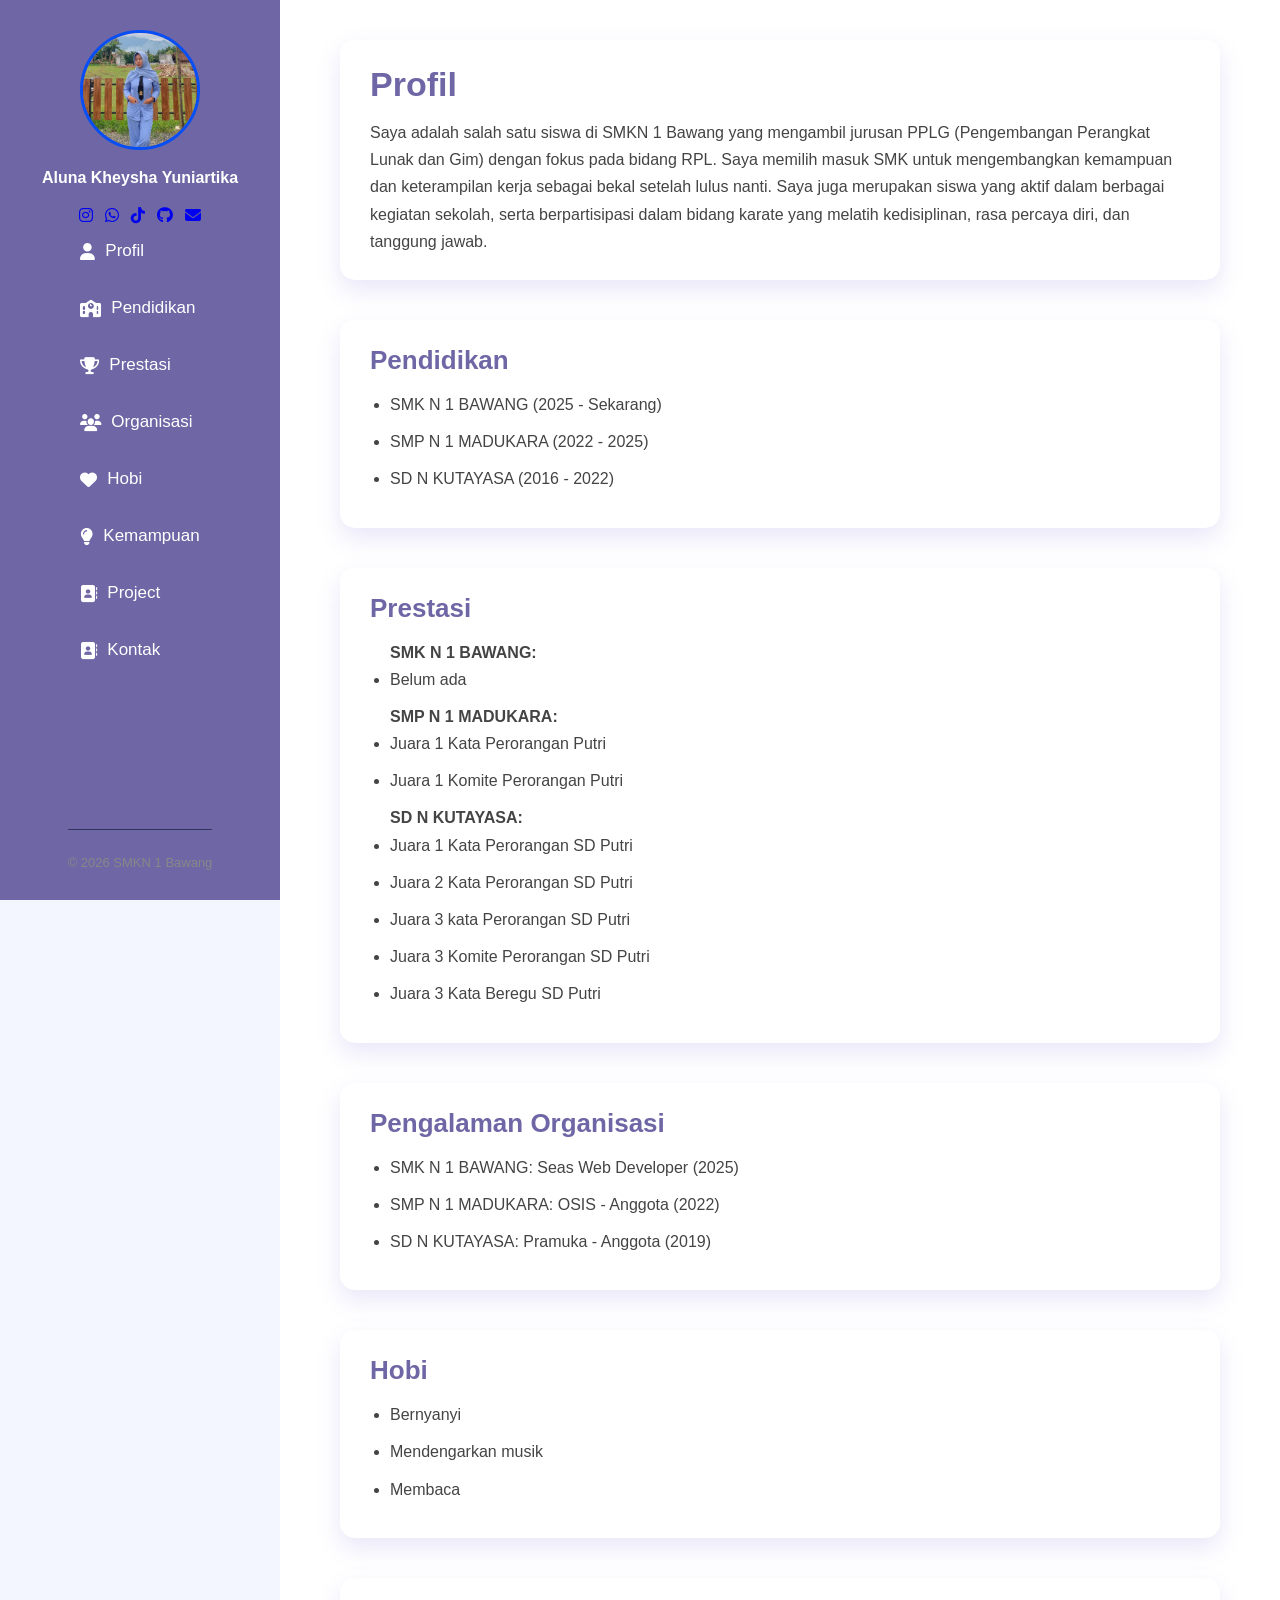
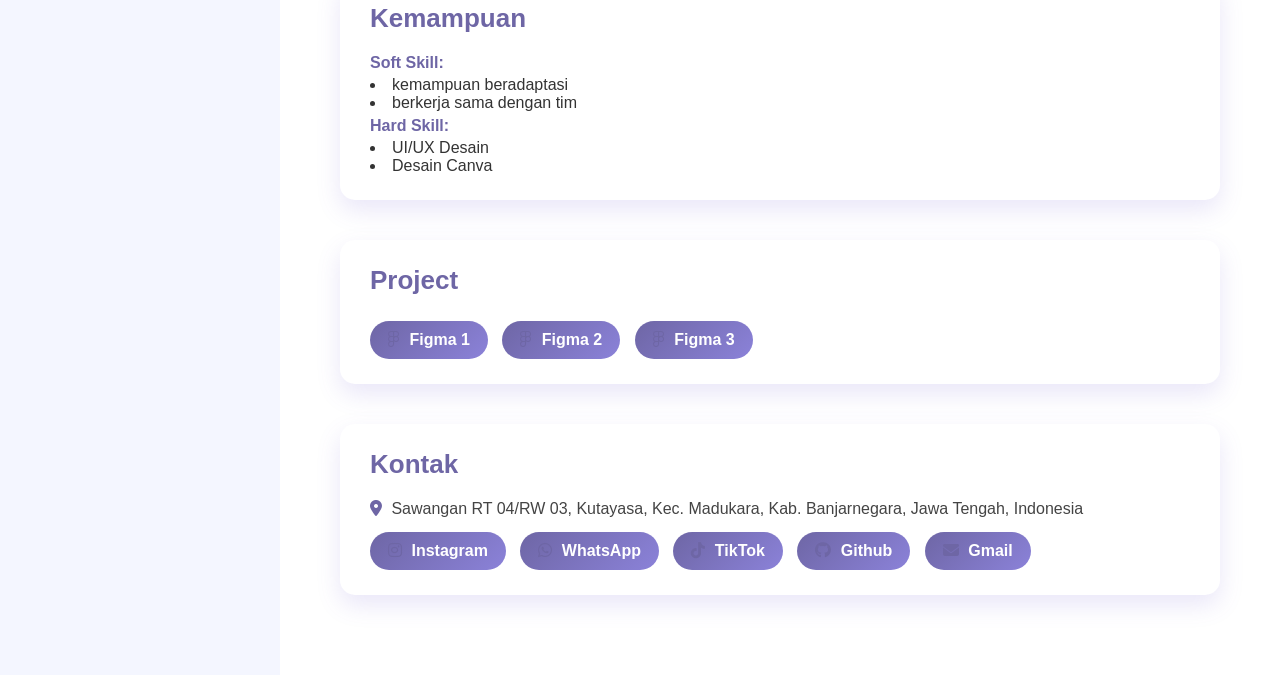
<file: index.html>
<!DOCTYPE html>
<html lang="id">
<head>
    <meta charset="UTF-8">
    <meta name="viewport" content="width=device-width, initial-scale=1.0">
    <title>Profil Aluna Kheysha Yuniartika</title>

    <link rel="stylesheet" href="style.css">
    <link rel="stylesheet" href="https://cdnjs.cloudflare.com/ajax/libs/font-awesome/6.5.0/css/all.min.css">
</head>

<body>
<div class="container">

    <!-- SIDEBAR -->
    <aside class="sidebar">
        <div class="profile-pic">
            <img src="foto.jpeg" alt="Aluna Kheysha Yuniartika">
        </div>

        <h2>Aluna Kheysha Yuniartika</h2>

        <div class="social-icons">
            <div class="social-icons">
    <a href="https://www.instagram.com/alnky_" target="_blank">
        <i class="fab fa-instagram"></i>
    </a>
    <a href="https://wa.me/6281933973666" target="_blank">
        <i class="fab fa-whatsapp"></i>
    </a>
    <a href="https://www.tiktok.com/@alunakheysha" target="_blank">
        <i class="fab fa-tiktok"></i>
    </a>
    <a href="https://github.com/Aluna20352" target="_blank">
        <i class="fab fa-github"></i>
    </a>
    <a href="mailto:yuniartikaaluna@gmail.com">
        <i class="fas fa-envelope"></i>
    </a>
</div>
        </div>

        <nav class="sidebar-nav">
            <ul>
                <li><a href="#profil"><i class="fas fa-user"></i> Profil</a></li>
                <li><a href="#pendidikan"><i class="fas fa-school"></i> Pendidikan</a></li>
                <li><a href="#prestasi"><i class="fas fa-trophy"></i> Prestasi</a></li>
                <li><a href="#organisasi"><i class="fas fa-users"></i> Organisasi</a></li>
                <li><a href="#hobi"><i class="fas fa-heart"></i> Hobi</a></li>
                <li><a href="#kemampuan"><i class="fas fa-lightbulb"></i> Kemampuan</a></li>
                <li><a href="#project"><i class="fas fa-address-book"></i> Project</a></li>
                <li><a href="#kontak"><i class="fas fa-address-book"></i> Kontak</a></li>
            </ul>
        </nav>

        <div class="copyright">
            &copy; 2026 SMKN 1 Bawang
        </div>
    </aside>

    <!-- MAIN CONTENT -->
    <main class="main-content">

        <section id="profil" class="card">
            <h1>Profil</h1>
            <p>
                Saya adalah salah satu siswa di SMKN 1 Bawang yang mengambil jurusan PPLG (Pengembangan Perangkat Lunak dan Gim) dengan fokus pada bidang RPL. Saya memilih masuk SMK untuk mengembangkan kemampuan dan keterampilan kerja sebagai bekal setelah lulus nanti. Saya juga merupakan siswa yang aktif dalam berbagai kegiatan sekolah, serta berpartisipasi dalam bidang karate yang melatih kedisiplinan, rasa percaya diri, dan tanggung jawab.
            </p>
        </section>

        <section id="pendidikan" class="card">
            <h2>Pendidikan</h2>
            <ul>
                <li>SMK N 1 BAWANG (2025 - Sekarang)</li>
                <li>SMP N 1 MADUKARA (2022 - 2025)</li>
                <li>SD N KUTAYASA (2016 - 2022)</li>
            </ul>
        </section>

        <section id="prestasi" class="card">
            <h2>Prestasi</h2>
            <ul>
                <b>SMK N 1 BAWANG:</b> 
                <li>Belum ada</li>     
                <b>SMP N 1 MADUKARA:</b>
                <li>Juara 1 Kata Perorangan  Putri</li> 
                <li>Juara 1 Komite Perorangan Putri</li> 
                <b>SD N KUTAYASA:</b>
                <li>Juara 1 Kata Perorangan SD Putri</li> 
                <li>Juara 2 Kata Perorangan SD Putri</li> 
                <li>Juara 3 kata Perorangan SD Putri</li>
                <li>Juara 3 Komite Perorangan SD Putri</li>
                <li>Juara 3 Kata Beregu SD Putri</li>
            </ul>
        </section>

        <section id="organisasi" class="card">
            <h2>Pengalaman Organisasi</h2>
            <ul>
                <li>SMK N 1 BAWANG: Seas Web Developer (2025)</li>
                <li>SMP N 1 MADUKARA: OSIS - Anggota (2022)</li>
                <li>SD N KUTAYASA: Pramuka - Anggota (2019)</li>
            </ul>
        </section>

        <section id="hobi" class="card">
            <h2>Hobi</h2>
            <ul>
                <li>Bernyanyi</li>
                <li>Mendengarkan musik</li>
                <li>Membaca</li>
            </ul>
        </section>

        <section id="kemampuan" class="card">
            <h2>Kemampuan</h2>
            <p><strong>Soft Skill:</strong> 
                <li>kemampuan beradaptasi</li>
                <li>berkerja sama dengan tim</li>
            <p><strong>Hard Skill:</strong> 
                <li>UI/UX Desain</li>
                <li>Desain Canva</li>
        </section>

        <section id="project" class="card">
            <h2>Project</h2>

            <a href="https://www.figma.com/proto/OtNDL3sacbehgj0tcWKY7p/Untitled?node-id=0-1&t=nzydynaNqTrFMZas-1" target="_blank" class="btn-contact">
                <i class="fab fa-figma"></i> Figma 1
            </a>
            <a href="https://www.figma.com/proto/yCea9MKGLjRFDWSfNeSHsu/Untitled?node-id=0-1&t=6sXwrkcAeBshgftH-1" target="_blank" class="btn-contact">
                <i class="fab fa-figma"></i> Figma 2
            </a>
            <a href="https://www.figma.com/proto/yCea9MKGLjRFDWSfNeSHsu/Untitled?node-id=59-284&t=6sXwrkcAeBshgftH-1" target="_blank" class="btn-contact">
                <i class="fab fa-figma"></i> Figma 3
            </a>
        </section>

        <section id="kontak" class="card">
            <h2>Kontak</h2>
            <p><i class="fas fa-map-marker-alt"></i> Sawangan RT 04/RW 03, Kutayasa, Kec. Madukara, Kab. Banjarnegara, Jawa Tengah, Indonesia</p>

            <div class="contact-buttons">
                <a href="https://www.instagram.com/alnky_" target="_blank" class="btn-contact">
                    <i class="fab fa-instagram"></i> Instagram
                </a>
                <a href="https://wa.me/6281933973666" target="_blank" class="btn-contact">
                    <i class="fab fa-whatsapp"></i> WhatsApp
                </a>
                <a href="https://www.tiktok.com/@alunakheysha" target="_blank" class="btn-contact">
                    <i class="fab fa-tiktok"></i> TikTok
                </a>
                <a href="https://github.com/Aluna20352" target="_blank" class="btn-contact">
                    <i class="fab fa-github"></i> Github
                </a>
                <a href="mailto:yuniartikaaluna@gmail.com" class="btn-contact">
                    <i class="fas fa-envelope"></i> Gmail
                </a>
            </div>
        </section>

    </main>
</div>
</body>
</html>
</file>
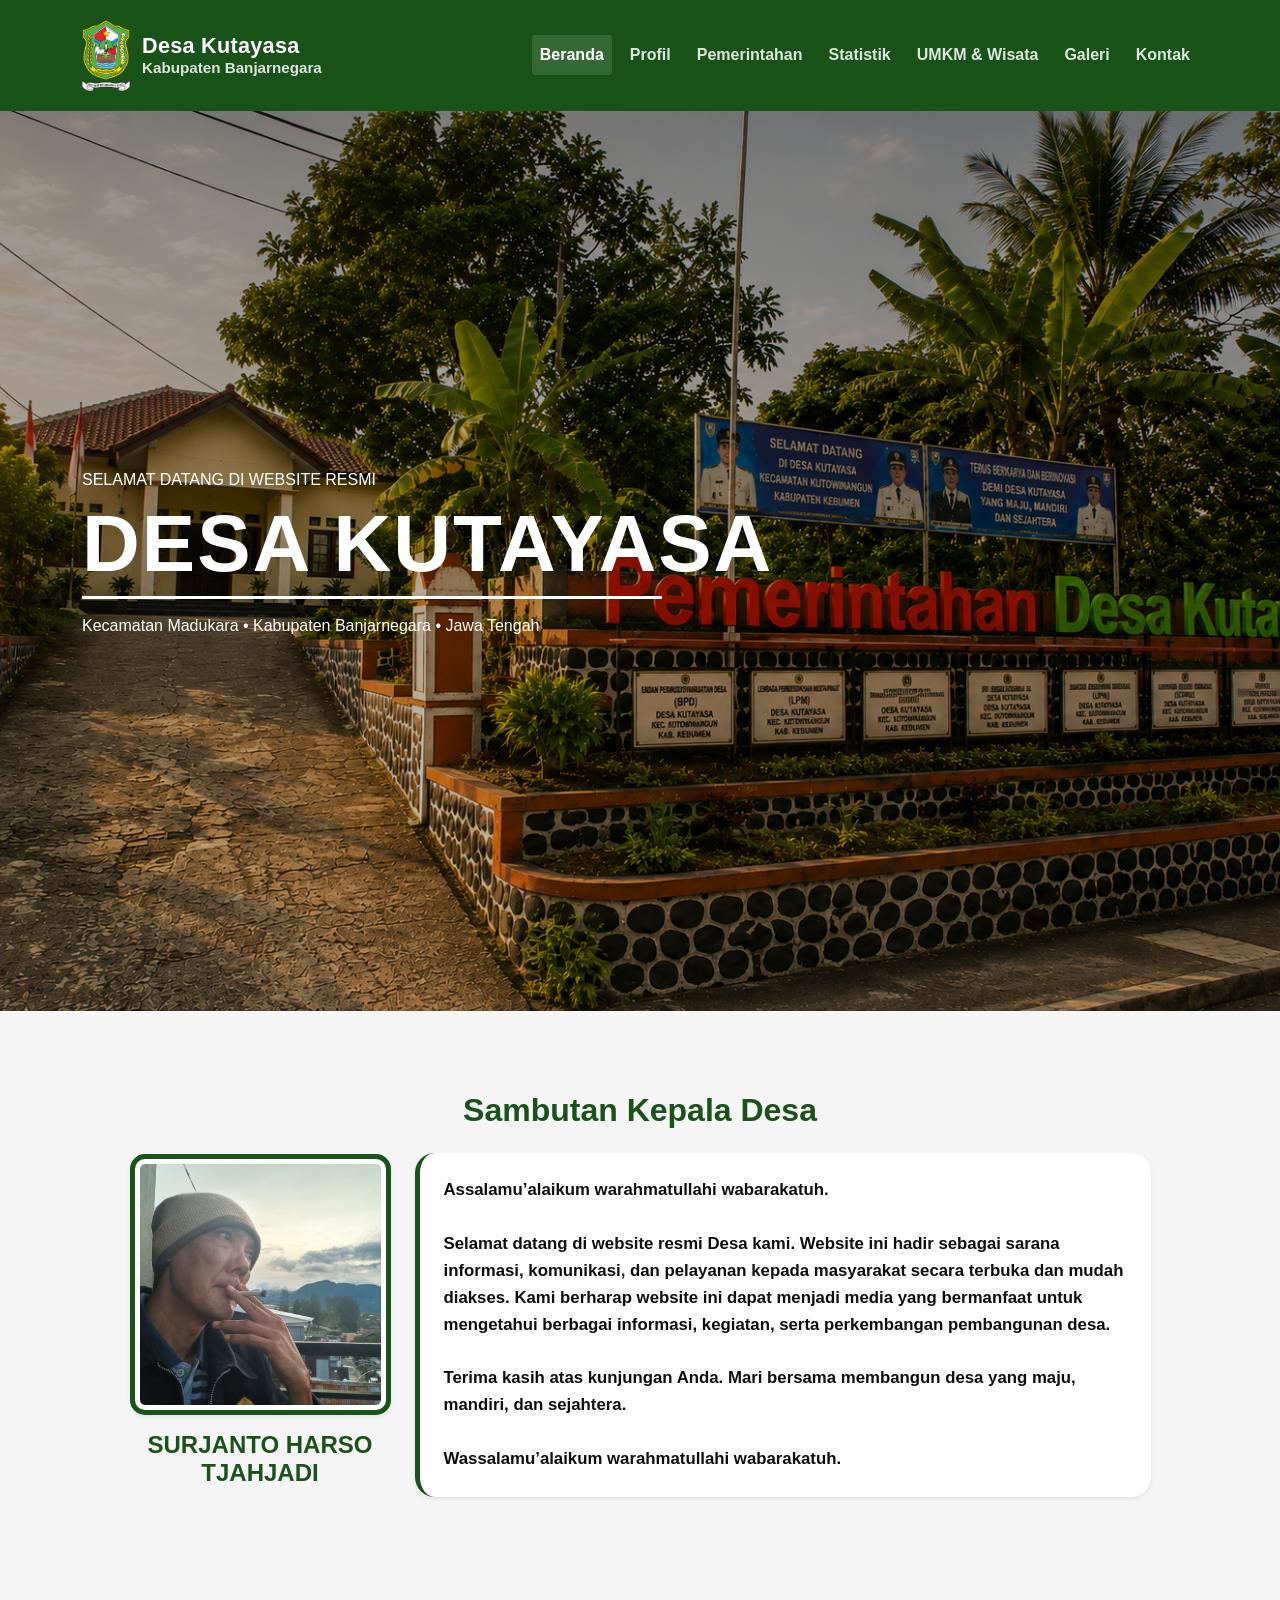
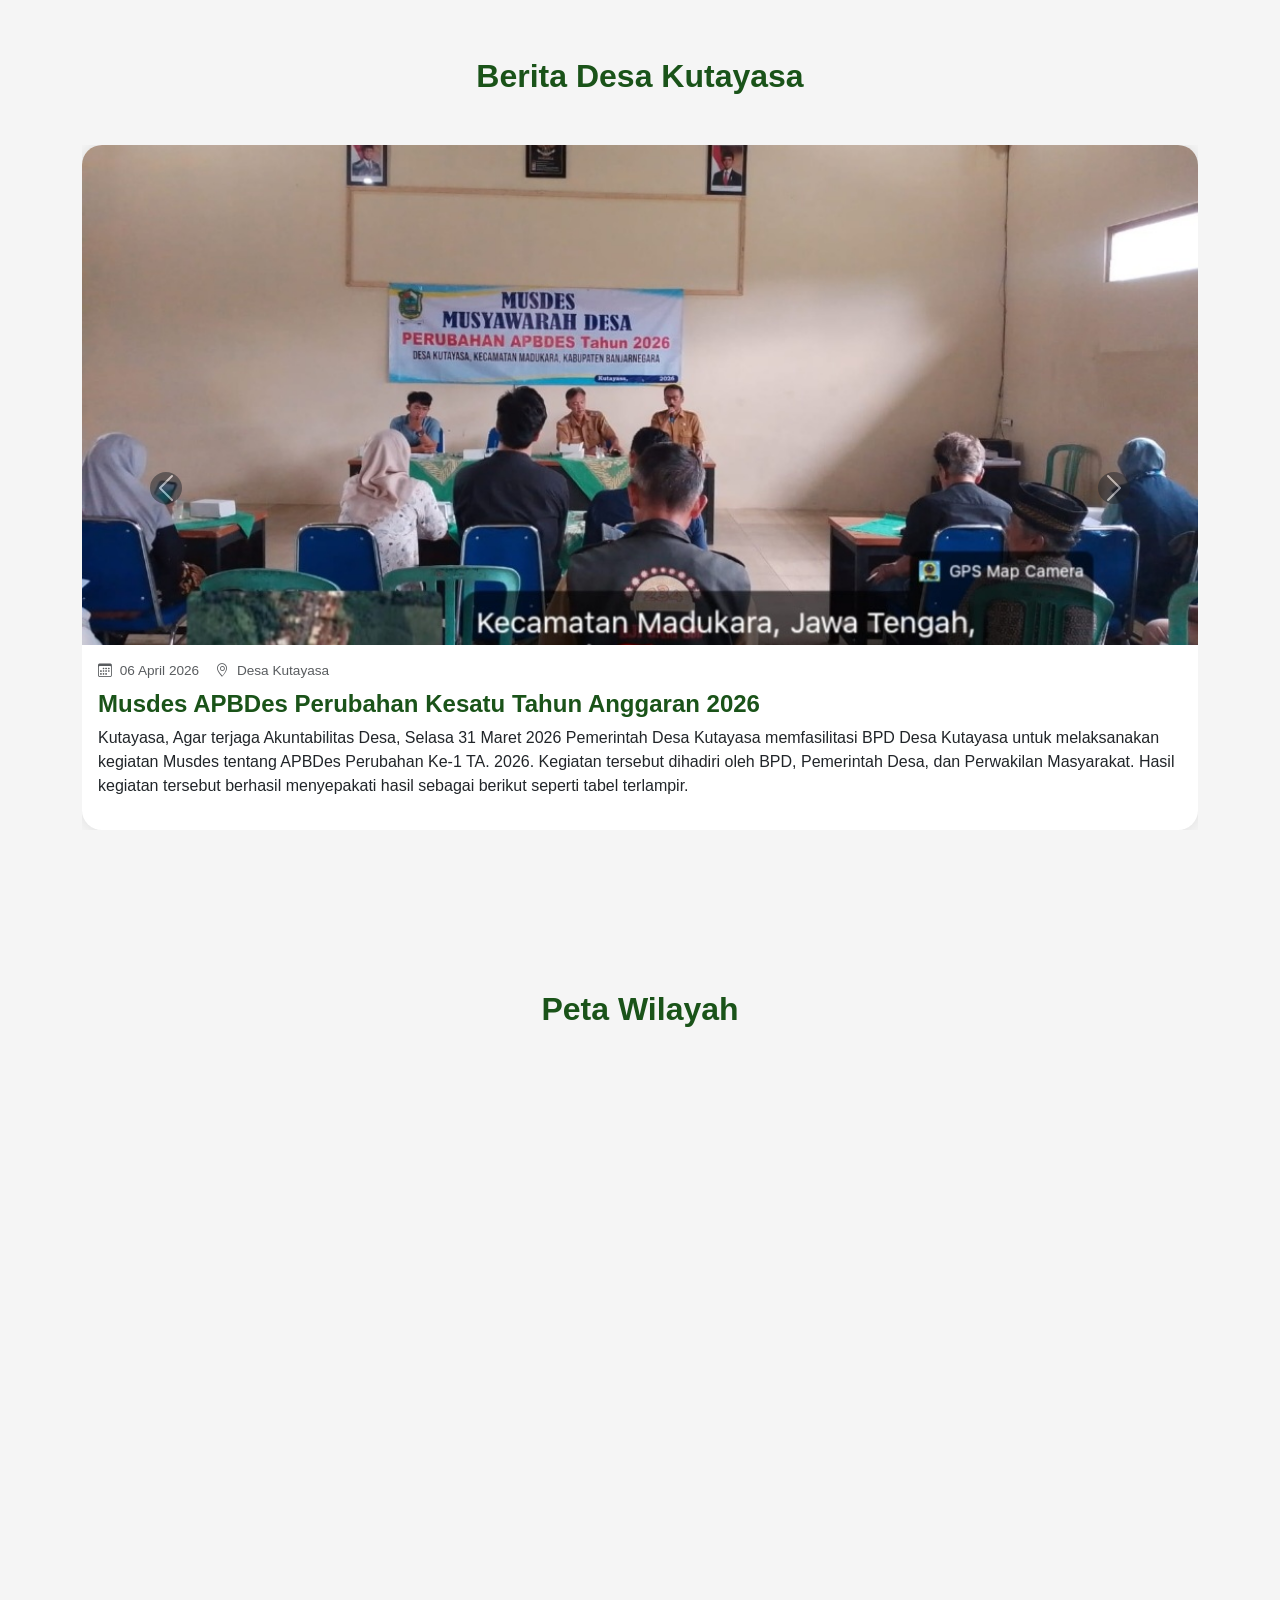
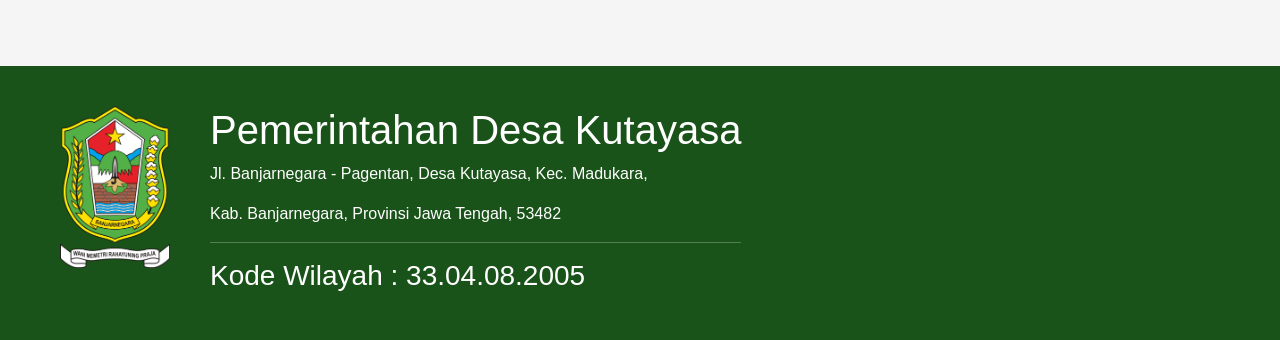
<file: WebsiteDesaKutayasa/index.html>
<!DOCTYPE html>
<html lang="id">
<head>
  <meta charset="UTF-8">
  <meta name="viewport" content="width=device-width, initial-scale=1.0">
  <title>Website Desa Kutayasa - Beranda</title>

  <link href="https://cdn.jsdelivr.net/npm/bootstrap@5.3.3/dist/css/bootstrap.min.css" rel="stylesheet">
  <link rel="stylesheet" href="https://cdn.jsdelivr.net/npm/bootstrap-icons@1.11.3/font/bootstrap-icons.min.css">

  <style>
    * { margin: 0; padding: 0; box-sizing: border-box; font-family: Arial; }
    html { scroll-behavior: smooth; }
    body { background: #f5f5f5; }
    .kustom-nav-desa .nav-link { color: rgba(255,255,255,0.85) !important; font-weight: bold;  margin-left: 10px;  border-radius: 4px;  transition: 0.2s; }
    .kustom-nav-desa .nav-link:hover,
    .kustom-nav-desa .nav-link.active { color: #fff !important;  background: rgba(255,255,255,0.12); }
    .navbar { background: #1a5319; padding: 15px; }
    .navbar-brand { font-size: 28px; font-weight: bold; color: white !important; }
    .hero { height: 100vh; min-height: 500px;  background: linear-gradient(rgba(0,0,0,0.4), rgba(0,0,0,0.2)),  url('foto.jpg/hero.jpeg') no-repeat center/cover;  display: flex;  align-items: center;  color: white; }
    section { padding: 80px 0; }
    .section-title {  text-align: center;  margin-bottom: 50px;  color: #1a5319;  font-weight: bold; }
    .card { border: none; border-radius: 20px;  overflow: hidden;  box-shadow: 0 0 15px rgba(0,0,0,0.1); }
    .carousel-item img { height: 500px;  object-fit: cover;}
    .footer-desa { background-color: #1a5319; width: 100%; padding: 40px 0; margin-top: 50px; color: #ffffff; }
    .footer-content { max-width: 1200px; margin: 0 auto; padding: 0 20px; display: flex; align-items: flex-start; }
    .logo-box { margin-right: 40px; flex-shrink: 0; }
    .logo-box img { width: 110px; }
  </style>
</head>

<body>

<!-- NAVBAR -->
<nav class="navbar navbar-expand-lg navbar-dark sticky-top">
    <div class="container">
      <a class="navbar-brand d-flex align-items-center" href="index.html" style="gap: 12px;">
        <img src="foto.jpg/logo.jpeg" alt="Logo Banjarnegara" style="width: 48px; height: auto;">
        <div class="d-flex flex-column" style="line-height: 1.15; font-family: sans-serif;">
          <span class="fw-bold" style="font-size: 1.35rem; letter-spacing: 0.3px;">Desa Kutayasa</span>
          <span style="font-size: 0.95rem; opacity: 0.85;">Kabupaten Banjarnegara</span>
        </div>
      </a>
      <button class="navbar-toggler" type="button" data-bs-toggle="collapse" data-bs-target="#navbarNav">
        <span class="navbar-toggler-icon"></span>
      </button>
      <div class="collapse navbar-collapse" id="navbarNav">
        <ul class="navbar-nav ms-auto kustom-nav-desa" style="font-family: sans-serif;">
          <li class="nav-item"><a class="nav-link active" href="index.html">Beranda</a></li>
          <li class="nav-item"><a class="nav-link" href="profil.html">Profil</a></li>
          <li class="nav-item"><a class="nav-link" href="pemerintahan.html">Pemerintahan</a></li>
          <li class="nav-item"><a class="nav-link" href="statistik.html">Statistik</a></li>
          <li class="nav-item"><a class="nav-link" href="umkm.html">UMKM & Wisata</a></li>
          <li class="nav-item"><a class="nav-link" href="galeri.html">Galeri</a></li>
          <li class="nav-item"><a class="nav-link" href="kontak.html">Kontak</a></li>
        </ul>
      </div>
    </div>
  </nav>

<!-- HERO -->
 <section class="hero" id="beranda">

<div class="container hero-content">
 <div class="hero-text" style="max-width: 800px; font-family: 'Times New Roman', Times, serif;">
<div class="hero-text">

<p class="hero-subtitle">
SELAMAT DATANG DI WEBSITE RESMI
</p>

<h1 class="hero-title">
 <h1 class="display-1 fw-bold mb-3 m-0" style="letter-spacing: 2px; line-height: 0.9;">
DESA KUTAYASA
</h1>

<div class="hero-line"></div>
  <div style="width: 100%; max-width: 580px; height: 3px; background-color: white; margin-bottom: 15px;"></div>

<p class="hero-desc">
Kecamatan Madukara • Kabupaten Banjarnegara • Jawa Tengah
</p>

</div>
</div>
</section>

<!-- SAMBUTAN -->

<section class="container sambutan">
  <h2 class="section-title text-center mb-4">Sambutan Kepala Desa</h2>

  <div class="row align-items-center justify-content-center">
    
    <div class="col-md-3 text-center mb-4 mb-md-0">
      <img src="foto.jpg/kepala desa.jpg" 
           class="img-fluid shadow-sm" 
           style="border: 5px solid #1a5319; padding: 5px; border-radius: 15px; background-color: #ffffff;">
      <h4 class="mt-3 text-uppercase fw-bold" style="color: #1a5319;">SURJANTO HARSO TJAHJADI</h4>
    </div>

    <div class="col-md-8">
      <div class="card p-4 shadow-sm" style="border-left: 5px solid #1a5319;">
        <p class="fw-bold mb-0" style="color: #0d0e0d; line-height: 1.6; font-size: 1.05rem;">
          Assalamu’alaikum warahmatullahi wabarakatuh.
          <br><br>
          Selamat datang di website resmi Desa kami.
          Website ini hadir sebagai sarana informasi,
          komunikasi, dan pelayanan kepada masyarakat
          secara terbuka dan mudah diakses.
          Kami berharap website ini dapat menjadi media
          yang bermanfaat untuk mengetahui berbagai
          informasi, kegiatan, serta perkembangan
          pembangunan desa.
          <br><br>
          Terima kasih atas kunjungan Anda.
          Mari bersama membangun desa yang maju,
          mandiri, dan sejahtera.
          <br><br>
          Wassalamu’alaikum warahmatullahi wabarakatuh.
        </p>
      </div>
    </div>

  </div>
</section>

<!-- BERITA (FIXED CAROUSEL) -->
<section class="container">
  <h2 class="section-title">Berita Desa Kutayasa</h2>

  <div id="carouselBerita" class="carousel slide" data-bs-ride="carousel">
    <div class="carousel-inner">

      <div class="carousel-item active">
        <div class="card">
          <img src="foto.jpg/musdes.jpeg" class="card-img-top" alt="Musdes APBDes Perubahan Kesatu Tahun Anggaran 2026">
          <div class="card-body">
            <div class="d-flex gap-3 mb-2 text-muted" style="font-size: 0.85rem;">
              <span><i class="bi bi-calendar3 me-1"></i> 06 April 2026</span>
              <span><i class="bi bi-geo-alt me-1"></i> Desa Kutayasa</span>
            </div>
            <h4 class="fw-bold" style="color: #1a5319;">Musdes APBDes Perubahan Kesatu Tahun Anggaran 2026</h4>
            <p>Kutayasa, Agar terjaga Akuntabilitas Desa, Selasa 31 Maret 2026 Pemerintah Desa Kutayasa memfasilitasi BPD Desa Kutayasa untuk melaksanakan kegiatan Musdes tentang APBDes Perubahan Ke-1 TA. 2026. Kegiatan tersebut dihadiri oleh BPD, Pemerintah Desa, dan Perwakilan Masyarakat. Hasil kegiatan tersebut berhasil menyepakati hasil sebagai berikut seperti tabel terlampir.</p>
          </div>
        </div>
      </div>

      <div class="carousel-item">
        <div class="card">
          <img src="foto.jpg/idul fitri.jpeg" class="card-img-top" alt="Pengumuman Libur Idul Fitri 1447 H / 2026 M">
          <div class="card-body">
            <div class="d-flex gap-3 mb-2 text-muted" style="font-size: 0.85rem;">
              <span><i class="bi bi-calendar3 me-1"></i>  13 Maret 2026</span>
              <span><i class="bi bi-geo-alt me-1"></i> Desa Kutayasa</span>
            </div>
            <h4 class="fw-bold" style="color: #1a5319;">Pengumuman Libur Idul Fitri 1447 H / 2026 M</h4>
            <p>Pengumuman Libur Hari Raya Idul Fitri 1447 H / 2026 M Sehubungan dengan perayaan Hari Raya Idul Fitri 1447 H, kami menginformasikan bahwa Pelayanan Kantor Kepala Desa Kutayasa akan diliburkan Mulai Libur Buka Kembali 18-24 Maret 2026 25 Maret 2026 Kami mengucapkan Selamat Hari Raya Idul Fitri 1447 H. Mohon Maaf Lahir dan Batin</p>
          </div>
        </div>
      </div>

      <div class="carousel-item">
        <div class="card">
          <img src="foto.jpg/inspektorat.jpeg" class="card-img-top" alt="Monev Inspektorat Kab. Banjarnegara di Desa Kutayasa">
          <div class="card-body">
            <div class="d-flex gap-3 mb-2 text-muted" style="font-size: 0.85rem;">
              <span><i class="bi bi-calendar3 me-1"></i> 13 Maret 2026</span>
              <span><i class="bi bi-geo-alt me-1"></i> Desa Kutayasa</span>
            </div>
            <h4 class="fw-bold" style="color: #1a5319;">Monev Inspektorat Kab. Banjarnegara di Desa Kutayasa</h4>
            <p>Kutayasa, Senin 9 Maret 2026 Tim Inspektorat Pemerintah Kabupaten Banjarnegara melaksanakan monitoring dan evaluasi (Monev) kepada Pemerintah Desa Kutayasa. Monev bertujuan untuk mengawasi, memeriksa, dan membina pengelolaan keuangan serta kinerja Pemerintah Desa agar akuntabilitas terjaga sesuai perundang-undangan.Monev Inspektorat meliputi
            <br>
              1. Pengawasan Keuangan dan Administrasi

              Memeriksa kesesuaian LPJ, Laporan Keuangan, dan penggunaan Dana Desa sesuai dengan perencanaan (RPJMDes, RKPDes, APBDes).
            <br>
              2. Evaluasi Kinerja Pembangunan

              Inspektorat turun langsung ke lokasi pembangunan untuk memastikan proyek fisik dilaksanakan sesuai standar, tepat sasaran dan sesuai dengan perencanaan.</p>
          </div>
        </div>
      </div>

      <div class="carousel-item">
        <div class="card">
          <img src="foto.jpg/tarawih.jpeg" class="card-img-top" alt="Tarawih Silaturahmi Bersama Forkompinda dan OPD Kabupaten Banjarnegara">
          <div class="card-body">
            <div class="d-flex gap-3 mb-2 text-muted" style="font-size: 0.85rem;">
              <span><i class="bi bi-calendar3 me-1"></i> 25 Februari 2026</span>
              <span><i class="bi bi-geo-alt me-1"></i> Desa Kutayasa</span>
            </div>
            <h4 class="fw-bold" style="color: #1a5319;">Tarawih Silaturahmi Bersama Forkompinda dan OPD Kabupaten Banjarnegara</h4>
            <p>KUTAYASA-Selasa tanggal 24 februari 2026 bertempat di lingkungan Masjid Ash-Shodiqin Desa Kutayasa, telah diadakan kegiatan Tarawih Silaturahmi bersama Forkompinda dan OPD Kabupaten Banjarnegara yang juga dihadiri oleh Forkompinca, dan jamaah Masjid Ash-Shodiqin. Kegiatan tersebut merupakan kegiatan rutin yang diadakan oleh Pemerintah Kabupaten Banjarnegara setiap tahunya dibulan Ramadhan yang bertujuan selain meningkatkan iman dan taqwa juga lebih mempererat silaturahmi.

              Kegiatan Tarawih Silaturahmi dimulai dengan buka puasa bersama di aula Masjid Ash-Shodiqin dilanjutkan Sholat Maghrib berjamaah. Memasuki acara inti setelah Solat Isya dan Tarawih berjamaah kegiatan di isi ramah tamah dan juga penyerahan bantuan dari Baznas Kabupaten Banjarnegara kepada Takmir Masjid Ash-Shodiqin dilanjutkan tausiyah. Acara berjalan lancar dan selesai sekitar Pukul 22.00 WIB, semoga apa yang menjadi harapan dengan berlangsungnya kegiatan tersebut dapat tercapai.</p>
          </div>
        </div>
      </div>

      <div class="carousel-item">
        <div class="card">
          <img src="foto.jpg/kerja bakti.jpeg" class="card-img-top" alt="Kerja Bhakti sebagai Bentuk Swadaya Masyarakat dalam Pembangunan Desa">
          <div class="card-body">
            <div class="d-flex gap-3 mb-2 text-muted" style="font-size: 0.85rem;">
              <span><i class="bi bi-calendar3 me-1"></i> 12 Februari 2026</span>
              <span><i class="bi bi-geo-alt me-1"></i> Desa Kutayasa</span>
            </div>
            <h4 class="fw-bold" style="color: #1a5319;">Kerja Bhakti sebagai Bentuk Swadaya Masyarakat dalam Pembangunan Desa</h4>
            <p>Warga masyarakat Desa Kutayasa bergotong royong bahu-membahu melakukan kerja bakti pembersihan lingkungan dan pengurukan jalan desa. Aksi gotong royong ini merupakan bentuk nyata swadaya masyarakat dalam mendukung kelancaran transportasi logistik hasil bumi lokal.</p>
          </div>
        </div>
      </div>

      <div class="carousel-item">
        <div class="card">
          <img src="foto.jpg/isra.jpeg" class="card-img-top" alt="Peringatan Isra Mi'raj Nabi Besar Muhammad SAW">
          <div class="card-body">
            <div class="d-flex gap-3 mb-2 text-muted" style="font-size: 0.85rem;">
              <span><i class="bi bi-calendar3 me-1"></i> 30 Desember 2025</span>
              <span><i class="bi bi-geo-alt me-1"></i> Desa Kutayasa</span>
            </div>
            <h4 class="fw-bold" style="color: #1a5319;">Peringatan Isra Mi'raj Nabi Besar Muhammad SAW</h4>
            <p>Kutayasa, peringatan Isra Mi'raj yang dilaksanakan masing-masing RW</p>
          </div>
        </div>
      </div>

      <div class="carousel-item">
        <div class="card">
          <img src="foto.jpg/penyerahan.jpeg" class="card-img-top" alt="Penyerahan Insentif untuk LKD dan Kader TA. 2025">
          <div class="card-body">
            <div class="d-flex gap-3 mb-2 text-muted" style="font-size: 0.85rem;">
              <span><i class="bi bi-calendar3 me-1"></i> 30 Desember 2025</span>
              <span><i class="bi bi-geo-alt me-1"></i> Desa Kutayasa</span>
            </div>
            <h4 class="fw-bold" style="color: #1a5319;">Penyerahan Insentif untuk LKD dan Kader TA. 2025</h4>
            <p>Kutayasa, Rabu 24 Desember 2025 Pemerintah Desa Kutayasa Menyerahkan Honor dan Insentif kepada BPD, LKD, dan Kader Masyarakat</p>
          </div>
        </div>
      </div>

      <div class="carousel-item">
        <div class="card">
          <img src="foto.jpg/monev.jpeg" class="card-img-top" alt="Monev DD Tahap II">
          <div class="card-body">
            <div class="d-flex gap-3 mb-2 text-muted" style="font-size: 0.85rem;">
              <span><i class="bi bi-calendar3 me-1"></i> 17 Desember 2025</span>
              <span><i class="bi bi-geo-alt me-1"></i> Desa Kutayasa</span>
            </div>
            <h4 class="fw-bold" style="color: #1a5319;">Monev DD Tahap II</h4>
            <p>Pelaksanaan monitoring dan evaluasi untuk pembangunan infrastruktur fisik dan realisasi pelaporan administrasi keuangan Dana Desa Tahap II berjalan lancar sesuai target.</p>
          </div>
        </div>
      </div>


    <!-- TOMBOL YANG SUDAH BENAR -->
    <button class="carousel-control-prev" type="button" data-bs-target="#carouselBerita" data-bs-slide="prev">
      <span class="carousel-control-prev-icon bg-dark rounded-circle p-3"></span>
    </button>

    <button class="carousel-control-next" type="button" data-bs-target="#carouselBerita" data-bs-slide="next">
      <span class="carousel-control-next-icon bg-dark rounded-circle p-3"></span>
    </button>

  </div>
</section>

<!-- PETA -->
<section class="container">
  <h2 class="section-title">Peta Wilayah</h2>
  <iframe
      src="https://www.google.com/maps/embed?pb=!1m18!1m12!1m3!1d15822.417079237001!2d109.71261315!3d-7.39814405!2m3!1f0!2f0!3f0!3m2!1i1024!2i768!4f13.1!3m3!1m2!1s0x2e6f0eadad999ac7%3A0x55027a76e3552d21!2sKutayasa%2C%20Kec.%20Madukara%2C%20Kab.%20Banjarnegara%2C%20Jawa%20Tengah!5e0!3m2!1sid!2sid!4v1715832000000!5m2!1sid!2sid"
      width="100%"
      height="450"
      style="border:0;"
      allowfullscreen=""
      loading="lazy"
      referrerpolicy="no-referrer-when-downgrade">
  </iframe>
</section>

<!-- FOOTER -->
<footer class="footer-desa">
    <div class="footer-content">
      <div class="logo-box"><img src="foto.jpg/logo.jpeg" alt="Logo Banjarnegara"></div>
      <div class="text-box">
        <h1>Pemerintahan Desa Kutayasa</h1>
        <p>Jl. Banjarnegara - Pagentan, Desa Kutayasa, Kec. Madukara,</p> 
        <p>Kab. Banjarnegara, Provinsi Jawa Tengah, 53482</p>
        <hr style="border-color: white;">
        <h3>Kode Wilayah : 33.04.08.2005</h3>
      </div>
    </div>
  </footer>

<!-- BOOTSTRAP JS (WAJIB) -->
<script src="https://cdn.jsdelivr.net/npm/bootstrap@5.3.3/dist/js/bootstrap.bundle.min.js"></script>

</body>
</html>
</file>
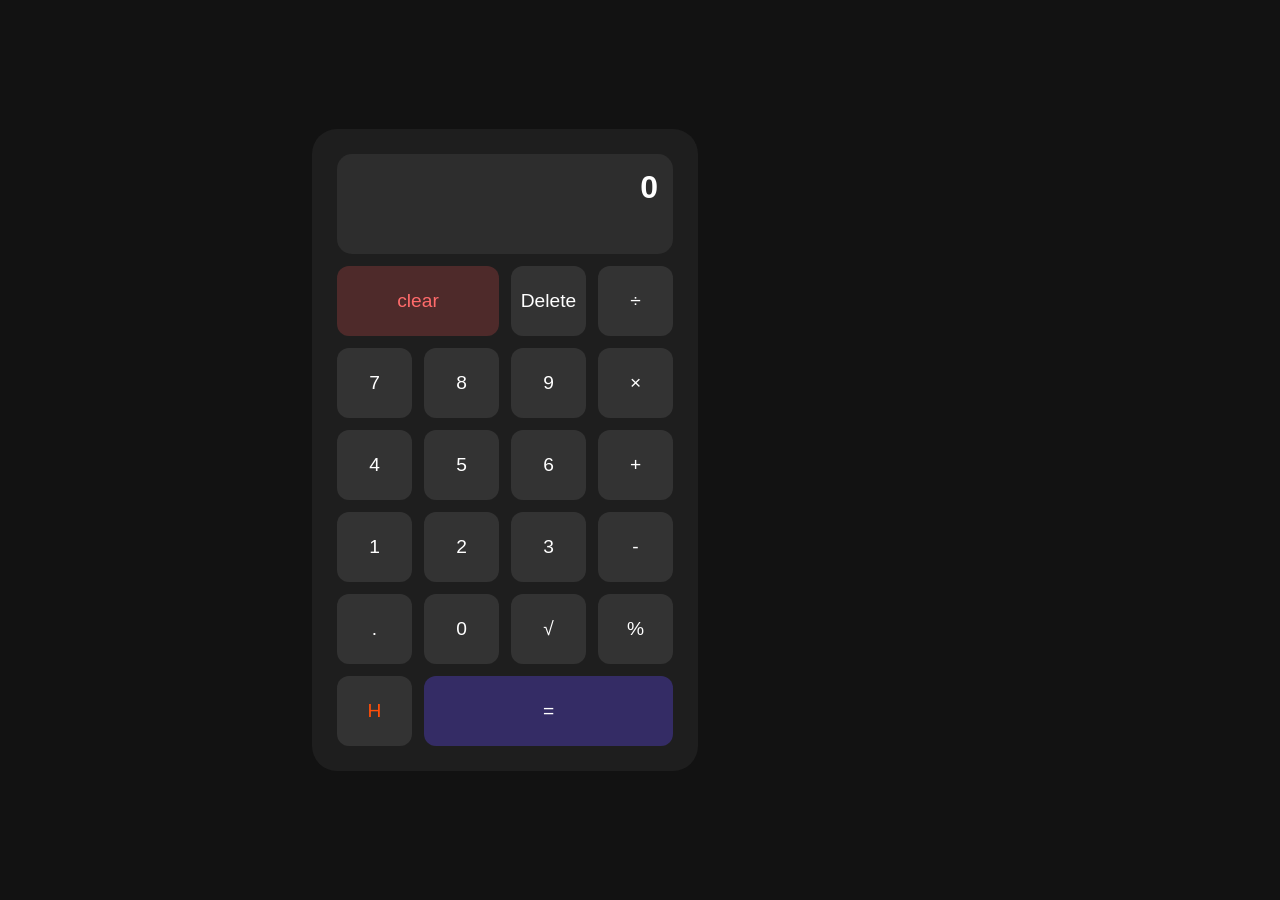
<file: Kalkulator/kalkulator.html>
<!DOCTYPE html>
<html lang="id">
<head>
<meta charset="UTF-8">
<meta name="viewport" content="width=device-width, initial-scale=1.0">
<title>Kalkulator + Riwayat</title>

<style>
body {
    background: #121212;
    display: flex;
    justify-content: center;
    align-items: center;
    height: 100vh;
    margin: 0;
    font-family: 'Segoe UI', sans-serif;
}

.container {
    display: flex;
    gap: 20px;
}

.calculator {
    display: grid;
    grid-template-columns: repeat(4, 75px);
    grid-template-rows: minmax(100px, auto) repeat(6, 70px);
    gap: 12px;
    background: #1e1e1e;
    padding: 25px;
    border-radius: 25px;
}

.display {
    grid-column: 1 / -1;
    background: #2d2d2d;
    display: flex;
    flex-direction: column;
    align-items: flex-end;
    padding: 15px;
    border-radius: 15px;
}

#previous-operand { color: #888; }
#current-operand { color: white; font-size: 2rem; font-weight: bold; }

button {
    cursor: pointer;
    font-size: 1.2rem;
    border: none;
    border-radius: 12px;
    background: #333;
    color: white;
}

button:hover { background: #444; }

.span-two { grid-column: span 2; }
.span-three { grid-column: span 3; }

.btn-blue { color: #ff4e08; }
.btn-red { background: #4e2a2a; color: #ff6b6b; }
.btn-green { background: #342c65; }

/* HISTORY PANEL */
.history {
    width: 220px;
    background: #1e1e1e;
    border-radius: 20px;
    padding: 15px;
    display: flex;
    flex-direction: column;

    transform: translateX(250px);
    opacity: 0;
    transition: all 0.3s ease;
}

.history.active {
    transform: translateX(0);
    opacity: 1;
}

.history h3 {
    color: white;
    margin-bottom: 10px;
}

.history-list {
    color: #ccc;
    font-size: 0.9rem;
    overflow-y: auto;
    max-height: 300px;
}

.clear-btn {
    margin-top: 10px;
    background: #c92a2a;
    color: white;
    border: none;
    padding: 8px;
    border-radius: 10px;
    cursor: pointer;
}
</style>
</head>

<body>

<div class="container">

<div class="calculator">

<div class="display">
    <div id="previous-operand"></div>
    <div id="current-operand">0</div>
</div>

<button onclick="clearDisplay()" class="span-two btn-red">clear</button>
<button onclick="deleteNumber()">Delete</button>
<button onclick="appendOperator('/')">÷</button>

<button onclick="appendNumber('7')">7</button>
<button onclick="appendNumber('8')">8</button>
<button onclick="appendNumber('9')">9</button>
<button onclick="appendOperator('*')">×</button>

<button onclick="appendNumber('4')">4</button>
<button onclick="appendNumber('5')">5</button>
<button onclick="appendNumber('6')">6</button>
<button onclick="appendOperator('+')">+</button>

<button onclick="appendNumber('1')">1</button>
<button onclick="appendNumber('2')">2</button>
<button onclick="appendNumber('3')">3</button>
<button onclick="appendOperator('-')">-</button>

<button onclick="appendNumber('.')">.</button>
<button onclick="appendNumber('0')">0</button>
<button onclick="computeSqrt()">√</button>
<button onclick="appendOperator('%')">%</button>

<button onclick="toggleHistory()" class="btn-blue">H</button>
<button onclick="calculate()" class="span-three btn-green">=</button>

</div>

<!-- HISTORY -->
<div class="history" id="historyPanel">
    <h3>History</h3>
    <div class="history-list" id="historyList"></div>
    <button class="clear-btn" onclick="clearHistory()">Delete</button>
</div>

</div>

<script>
let currentInput = '0';
let previousInput = '';
let operator = null;
let historyList = [];

const currentDisplay = document.getElementById('current-operand');
const previousDisplay = document.getElementById('previous-operand');
const historyPanel = document.getElementById('historyPanel');
const historyDiv = document.getElementById('historyList');

function updateDisplay() {
    currentDisplay.innerText = currentInput;
    previousDisplay.innerText = previousInput + (operator || '');
}

function appendNumber(num) {
    if (num === '.' && currentInput.includes('.')) return;
    if (currentInput === '0' && num !== '.') currentInput = num;
    else currentInput += num;
    updateDisplay();
}

function appendOperator(op) {
    if (previousInput !== '') calculate();
    operator = op;
    previousInput = currentInput;
    currentInput = '';
    updateDisplay();
}

function calculate() {
    const prev = parseFloat(previousInput);
    const curr = parseFloat(currentInput);
    if (isNaN(prev) || isNaN(curr)) return;

    let result;
    switch (operator) {
        case '+': result = prev + curr; break;
        case '-': result = prev - curr; break;
        case '*': result = prev * curr; break;
        case '/':
            if (curr === 0) return alert("Tidak bisa dibagi nol!");
            result = prev / curr; break;
        case '%': result = prev % curr; break;
    }

    const record = `${previousInput} ${operator} ${currentInput} = ${result}`;
    historyList.push(record);
    updateHistory();

    currentInput = result.toString();
    previousInput = '';
    operator = null;
    updateDisplay();
}

function updateHistory() {
    historyDiv.innerHTML = historyList.map(h => `<div>${h}</div>`).join('');
}

function toggleHistory() {
    historyPanel.classList.toggle("active");
}

function clearHistory() {
    historyList = [];
    updateHistory();
}

function computeSqrt() {
    const num = parseFloat(currentInput);
    if (num < 0) return alert("Tidak bisa akar negatif!");
    currentInput = Math.sqrt(num).toString();
    updateDisplay();
}

function clearDisplay() {
    currentInput = '0';
    previousInput = '';
    operator = null;
    updateDisplay();
}

function deleteNumber() {
    currentInput = currentInput.slice(0, -1) || '0';
    updateDisplay();
}
</script>

</body>
</html>
</file>
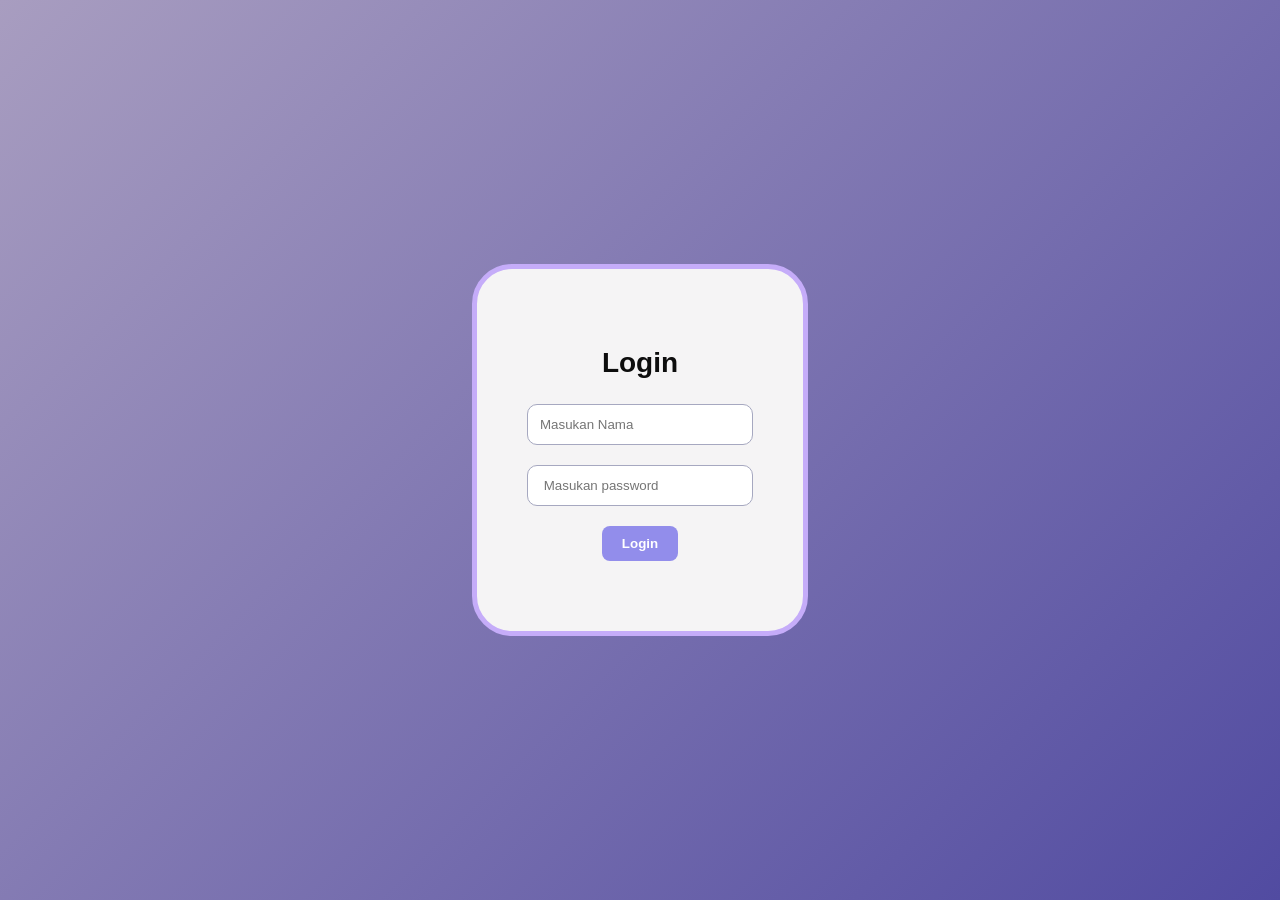
<file: Login/login.html>
<!DOCTYPE html>
<html lang="id">
<head>
    <style>
        body {
            display: flex;
            justify-content: center;
            align-items: center;
            height: 100vh;
            margin: 0;
            font-family: sans-serif;
            background: linear-gradient(135deg, #a89dc0, #514ba1);
        }

        div {
            text-align: center;
            border: 5px solid #c5acf9;
            padding: 50px;
            border-radius: 40px;
            background: rgb(245, 244, 245);
        }

        /* JUDUL LOGIN */
        h3 {
            font-weight: bold;
            font-size: 28px;
            color: #0d0d0d; 
            margin-bottom: 25px;
        }

        /* INPUT */
        input {
            display: block;
            margin: 20px auto;
            padding: 12px;
            width: 200px;
            border-radius: 10px;
            border: 1px solid #a6a8c0;
        }

        /* BUTTON */
        button {
            display: block;
            margin: 20px auto;
            padding: 10px 20px;
            border-radius: 8px;
            border: none;
            background: #928deb;
            color: white;
            font-weight: bold;
            cursor: pointer;
        }

        button:hover {
            background: #4b3ca7;
        }

        #m {
            font-weight: bold;
        }
    </style>
</head>
<body>

    <div>
        <h3>Login</h3>
        <input id="u" placeholder="Masukan Nama">
        <input id="p" type="Masukan password" placeholder=" Masukan password">
        <button onclick="cek()">Login</button>
        <b id="m"></b>
    </div>

    <script>
        function cek() {
            const ok = (u.value == 'aluna' && p.value == '1919');
            m.innerText = ok ? "Login Berhasil" : "Login Salah";
            m.style.color = ok ? "green" : "red";
        }
    </script>

</body>
</html>
</file>
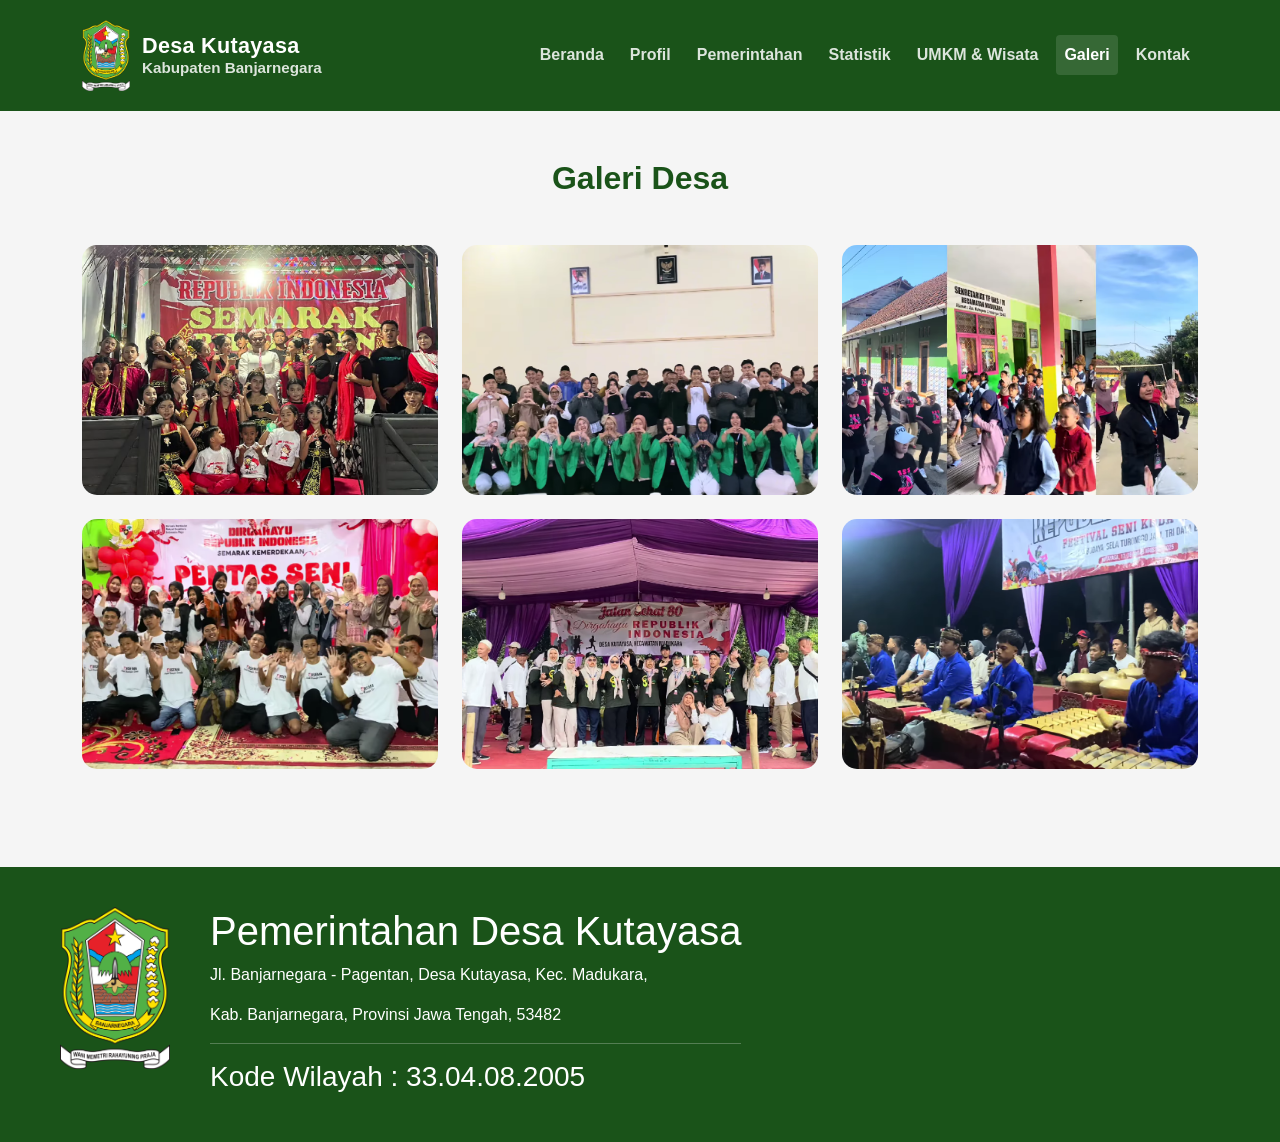
<file: WebsiteDesaKutayasa/galeri.html>
<!DOCTYPE html>
<html lang="id">
<head>
  <meta charset="UTF-8">
  <meta name="viewport" content="width=device-width, initial-scale=1.0">
  <title>Galeri Kegiatan Desa Kutayasa</title>
  <link href="https://cdn.jsdelivr.net/npm/bootstrap@5.3.3/dist/css/bootstrap.min.css" rel="stylesheet">
  <link rel="stylesheet" href="https://cdn.jsdelivr.net/npm/bootstrap-icons@1.11.3/font/bootstrap-icons.min.css">
  <style>
    * { margin:0; padding:0; box-sizing:border-box; font-family:Arial, sans-serif; }
    body { background:#f5f5f5; }
    .navbar { background:#1a5319; padding:15px; }
    .navbar-brand { font-size:28px; font-weight:bold; color:white !important; }
    .kustom-nav-desa .nav-link { color: rgba(255, 255, 255, 0.85) !important; font-weight:bold; margin-left:10px; }
    .kustom-nav-desa .nav-link:hover, .kustom-nav-desa .nav-link.active { color: #ffffff !important; background-color: rgba(255, 255, 255, 0.12); border-radius: 4px; }
    section { padding:60px 0; }
    .galeri img { width:100%; height:250px; object-fit:cover; border-radius:15px; transition: 0.3s ease-in-out; }
    .galeri img:hover { transform: scale(1.04); box-shadow: 0 10px 20px rgba(0,0,0,0.15); }
    .footer-desa { background-color: #1a5319; width: 100%; padding: 40px 0; margin-top: 50px; color: #ffffff; }
    .footer-content { max-width: 1200px; margin: 0 auto; padding: 0 20px; display: flex; align-items: flex-start; }
    .logo-box { margin-right: 40px; flex-shrink: 0; }
    .logo-box img { width: 110px; height: auto; }
  </style>
</head>
<body>

  <nav class="navbar navbar-expand-lg navbar-dark sticky-top">
    <div class="container">
      <a class="navbar-brand d-flex align-items-center" href="index.html" style="gap: 12px;">
        <img src="foto.jpg/logo.jpeg" alt="Logo Banjarnegara" style="width: 48px; height: auto;">
        <div class="d-flex flex-column" style="line-height: 1.15;">
          <span class="fw-bold" style="font-size: 1.35rem; letter-spacing: 0.3px;">Desa Kutayasa</span>
          <span style="font-size: 0.95rem; opacity: 0.85;">Kabupaten Banjarnegara</span>
        </div>
      </a>
      <button class="navbar-toggler" type="button" data-bs-toggle="collapse" data-bs-target="#navbarNav">
        <span class="navbar-toggler-icon"></span>
      </button>
      <div class="collapse navbar-collapse" id="navbarNav">
        <ul class="navbar-nav ms-auto kustom-nav-desa">
          <li class="nav-item"><a class="nav-link" href="index.html">Beranda</a></li>
          <li class="nav-item"><a class="nav-link" href="profil.html">Profil</a></li>
          <li class="nav-item"><a class="nav-link" href="pemerintahan.html">Pemerintahan</a></li>
          <li class="nav-item"><a class="nav-link" href="statistik.html">Statistik</a></li>
          <li class="nav-item"><a class="nav-link" href="umkm.html">UMKM & Wisata</a></li>
          <li class="nav-item"><a class="nav-link active" href="galeri.html">Galeri</a></li>
          <li class="nav-item"><a class="nav-link" href="kontak.html">Kontak</a></li>
        </ul>
      </div>
    </div>
  </nav>

  <section class="container galeri py-5">
    <h2 class="text-center fw-bold mb-5" style="color:#1a5319;">Galeri Desa</h2>
    
    <div class="row g-4">
      <div class="col-md-4 col-sm-6"><img src="foto.jpg/kegiatan-1.jpeg" class="img-fluid"alt="kegiatan-1"></div>
      <div class="col-md-4 col-sm-6"><img src="foto.jpg/kegiatan-2.jpeg" class="img-fluid" alt="kegiatan-2"></div>
      <div class="col-md-4 col-sm-6"><img src="foto.jpg/kegiatan-3.jpeg" class="img-fluid" alt="kegiatan-3"></div>
      <div class="col-md-4 col-sm-6"><img src="foto.jpg/kegiatan-4.jpeg" class="img-fluid" alt="kegiatan-4"></div>
      <div class="col-md-4 col-sm-6"><img src="foto.jpg/kegiatan-5.jpeg" class="img-fluid" alt="kegiatan-5"></div>
      <div class="col-md-4 col-sm-6"><img src="foto.jpg/kegiatan-6.jpeg" class="img-fluid" alt="kegiatan-6"></div>
    </div>
  </section>

  <footer class="footer-desa">
    <div class="footer-content">
      <div class="logo-box"><img src="foto.jpg/logo.jpeg" alt="Logo Banjarnegara"></div>
      <div class="text-box">
        <h1>Pemerintahan Desa Kutayasa</h1>
        <p>Jl. Banjarnegara - Pagentan, Desa Kutayasa, Kec. Madukara,</p> 
        <p>Kab. Banjarnegara, Provinsi Jawa Tengah, 53482</p>
        <hr style="border-color: white;">
        <h3>Kode Wilayah : 33.04.08.2005</h3>
      </div>
    </div>
  </footer>

  <script src="https://cdn.jsdelivr.net/npm/bootstrap@5.3.3/dist/js/bootstrap.bundle.min.js"></script>
</body>
</html>
</file>
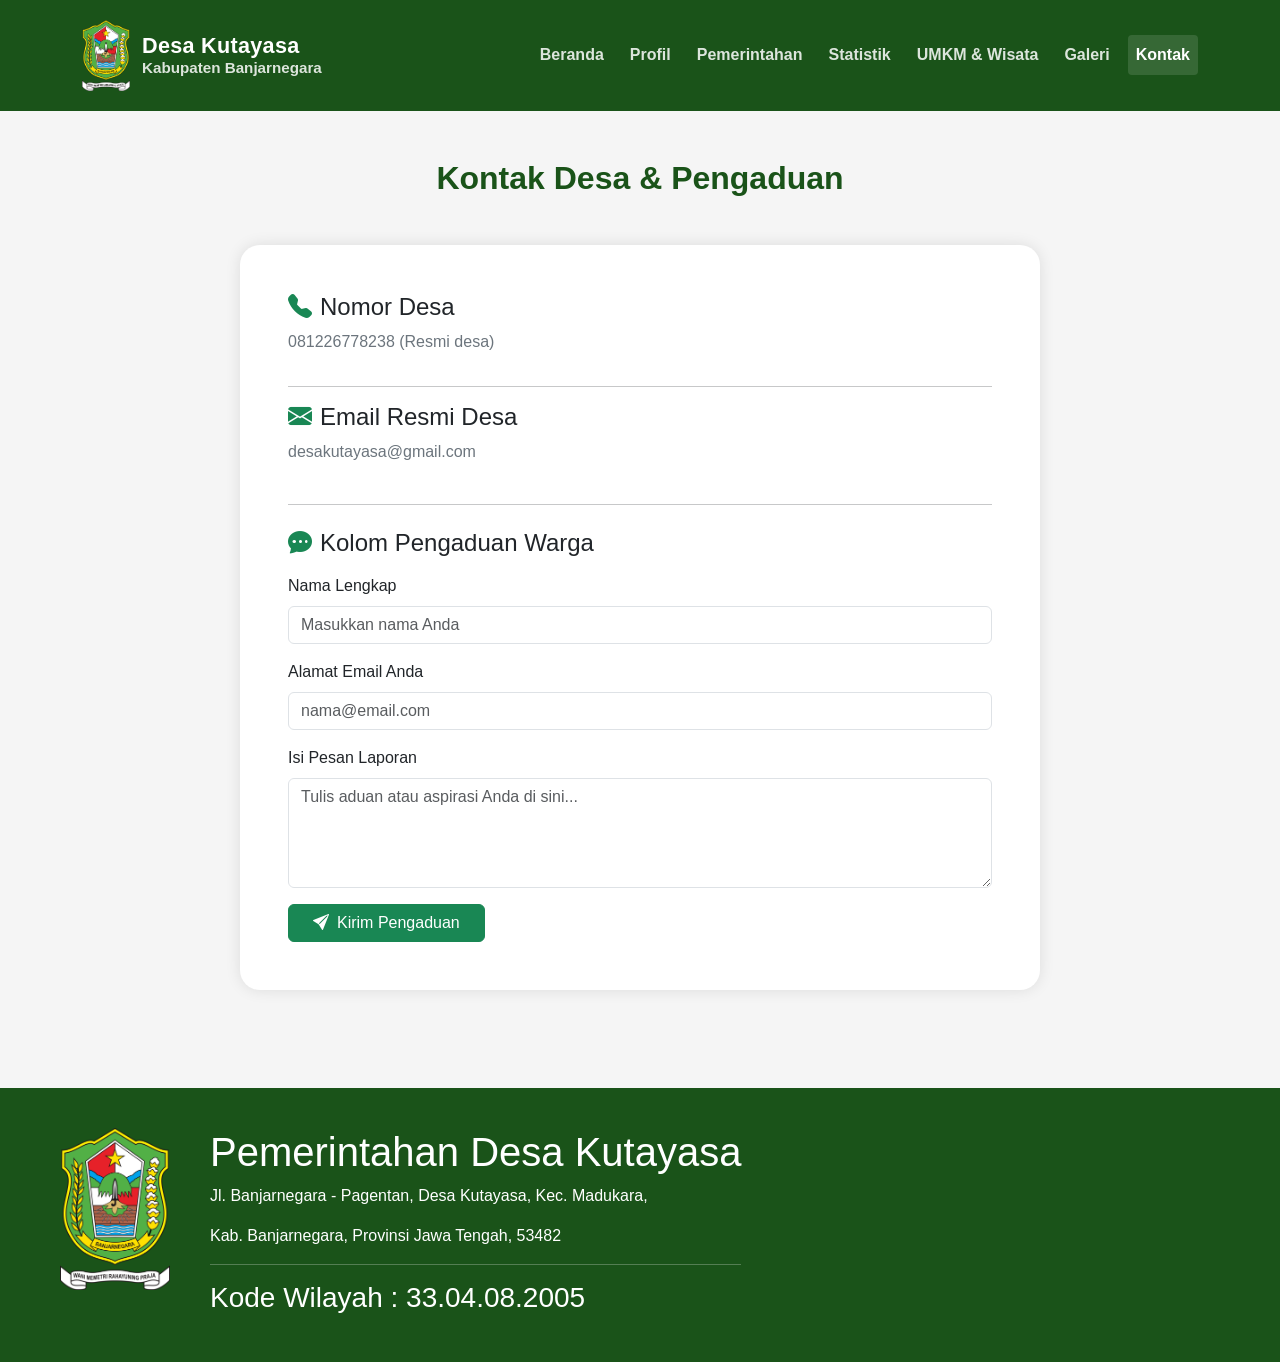
<file: WebsiteDesaKutayasa/kontak.html>
<!DOCTYPE html>
<html lang="id">
<head>
  <meta charset="UTF-8">
  <meta name="viewport" content="width=device-width, initial-scale=1.0">
  <title>Kontak & Pengaduan Desa Kutayasa</title>
  <link href="https://cdn.jsdelivr.net/npm/bootstrap@5.3.3/dist/css/bootstrap.min.css" rel="stylesheet">
  <link rel="stylesheet" href="https://cdn.jsdelivr.net/npm/bootstrap-icons@1.11.3/font/bootstrap-icons.min.css">
  <style>
    * { margin:0; padding:0; box-sizing:border-box; font-family:Arial; }
    body { background:#f5f5f5; }
    .kustom-nav-desa .nav-link { color: rgba(255, 255, 255, 0.85) !important; transition: all 0.2s ease-in-out; border-radius: 4px; font-weight:bold; margin-left:10px; }
    .kustom-nav-desa .nav-link:hover, .kustom-nav-desa .nav-link.active { color: #ffffff !important; background-color: rgba(255, 255, 255, 0.12); }
    .navbar { background:#1a5319; padding:15px; }
    .navbar-brand { font-size:28px; font-weight:bold; color:white !important; }
    section { padding:60px 0; }
    .card { border:none; border-radius:20px; overflow:hidden; box-shadow:0 0 15px rgba(0,0,0,0.1); }
    .footer-desa { background-color: #1a5319; width: 100%; padding: 40px 0; margin-top: 50px; color: #ffffff; }
    .footer-content { max-width: 1200px; margin: 0 auto; padding: 0 20px; display: flex; align-items: flex-start; }
    .logo-box { margin-right: 40px; flex-shrink: 0; }
    .logo-box img { width: 110px; height: auto; }
  </style>
</head>
<body>

 <nav class="navbar navbar-expand-lg navbar-dark sticky-top">
    <div class="container">
      <a class="navbar-brand d-flex align-items-center" href="index.html" style="gap: 12px;">
        <img src="foto.jpg/logo.jpeg" alt="Logo Banjarnegara" style="width: 48px; height: auto;">
        <div class="d-flex flex-column" style="line-height: 1.15; font-family: sans-serif;">
          <span class="fw-bold" style="font-size: 1.35rem; letter-spacing: 0.3px;">Desa Kutayasa</span>
          <span style="font-size: 0.95rem; opacity: 0.85;">Kabupaten Banjarnegara</span>
        </div>
      </a>
      <button class="navbar-toggler" type="button" data-bs-toggle="collapse" data-bs-target="#navbarNav">
        <span class="navbar-toggler-icon"></span>
      </button>
      <div class="collapse navbar-collapse" id="navbarNav">
        <ul class="navbar-nav ms-auto kustom-nav-desa" style="font-family: sans-serif;">
          <li class="nav-item"><a class="nav-link" href="index.html">Beranda</a></li>
          <li class="nav-item"><a class="nav-link" href="profil.html">Profil</a></li>
          <li class="nav-item"><a class="nav-link" href="pemerintahan.html">Pemerintahan</a></li>
          <li class="nav-item"><a class="nav-link" href="statistik.html">Statistik</a></li>
          <li class="nav-item"><a class="nav-link" href="umkm.html">UMKM & Wisata</a></li>
          <li class="nav-item"><a class="nav-link" href="galeri.html">Galeri</a></li>
          <li class="nav-item"><a class="nav-link active" href="kontak.html">Kontak</a></li>
        </ul>
      </div>
    </div>
  </nav>


  <section class="container py-5">
    <h2 class="text-center fw-bold mb-5" style="color: #1a5319;">Kontak Desa & Pengaduan</h2>
    
    <div class="card p-4 p-md-5 mx-auto" style="max-width: 800px;">
      <h4><i class="bi bi-telephone-fill text-success me-2"></i>Nomor Desa</h4>
      <p class="text-secondary">081226778238 (Resmi desa) </p> 
      <hr>
      <h4><i class="bi bi-envelope-fill text-success me-2"></i>Email Resmi Desa</h4>
      <p class="text-secondary">desakutayasa@gmail.com</p>
      
      <hr class="my-4">
      
      <h4 class="mb-3"><i class="bi bi-chat-dots-fill text-success me-2"></i>Kolom Pengaduan Warga</h4>
      <div id="notif-sukses" class="alert alert-success d-none"><i class="bi bi-check-circle-fill me-2"></i>Pengaduan Anda berhasil dikirim!</div>

      <form id="form-pengaduan">
        <div class="mb-3">
          <label class="form-label">Nama Lengkap</label>
          <input type="text" class="form-control" id="nama" required placeholder="Masukkan nama Anda">
        </div>
        <div class="mb-3">
          <label class="form-label">Alamat Email Anda</label>
          <input type="email" class="form-control" id="email" required placeholder="nama@email.com">
        </div>
        <div class="mb-3">
          <label class="form-label">Isi Pesan Laporan</label>
          <textarea class="form-control" id="pesan" rows="4" required placeholder="Tulis aduan atau aspirasi Anda di sini..."></textarea>
        </div>
        <button type="submit" class="btn btn-success px-4"><i class="bi bi-send-fill me-2"></i>Kirim Pengaduan</button>
      </form>
    </div>
  </section>

  <script>
    document.getElementById('form-pengaduan').addEventListener('submit', function(e) {
      e.preventDefault();
      const notif = document.getElementById('notif-sukses');
      notif.classList.remove('d-none');
      this.reset();
      setTimeout(() => notif.classList.add('d-none'), 3000);
    });
  </script>

  <footer class="footer-desa">
    <div class="footer-content">
      <div class="logo-box"><img src="foto.jpg/logo.jpeg" alt="Logo Banjarnegara"></div>
      <div class="text-box">
        <h1>Pemerintahan Desa Kutayasa</h1>
        <p>Jl. Banjarnegara - Pagentan, Desa Kutayasa, Kec. Madukara,</p> 
        <p>Kab. Banjarnegara, Provinsi Jawa Tengah, 53482</p>
        <hr style="border-color: white;">
        <h3>Kode Wilayah : 33.04.08.2005</h3>
      </div>
    </div>
  </footer>

</body>
</html>
</file>
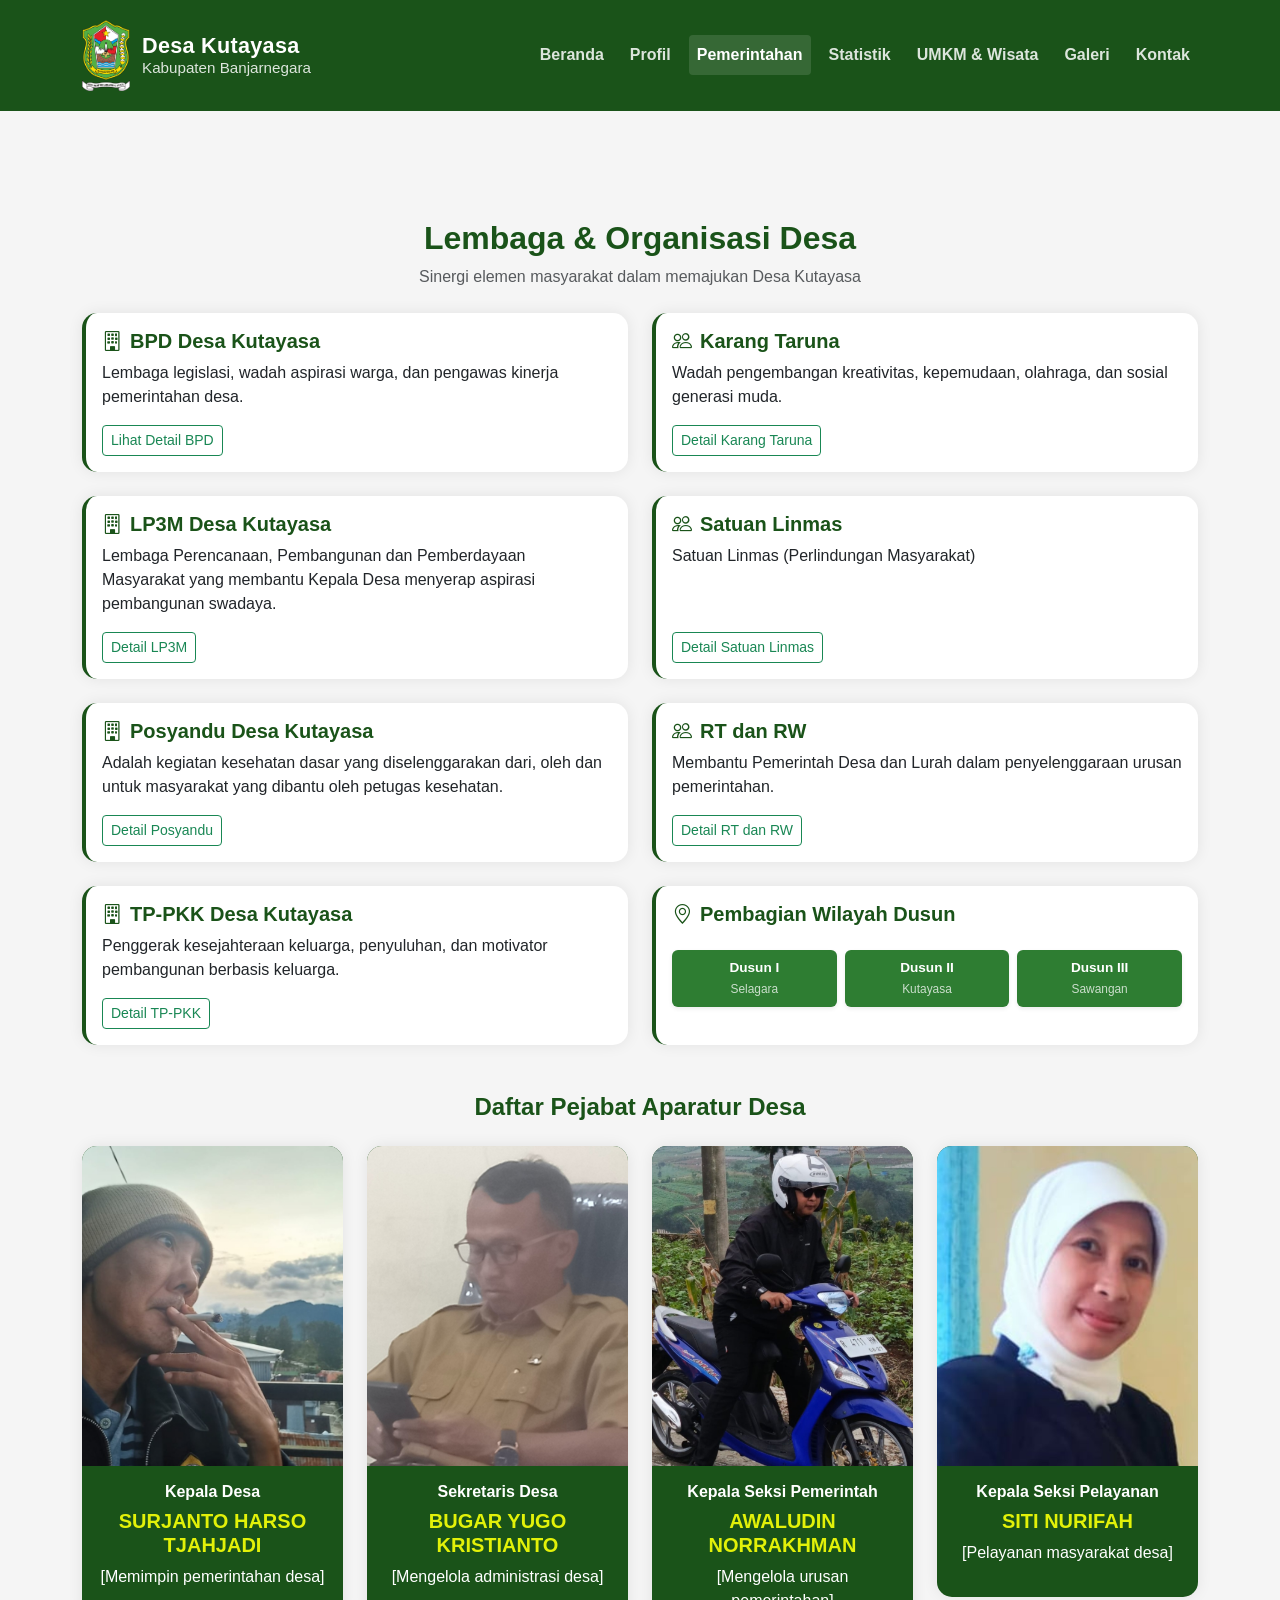
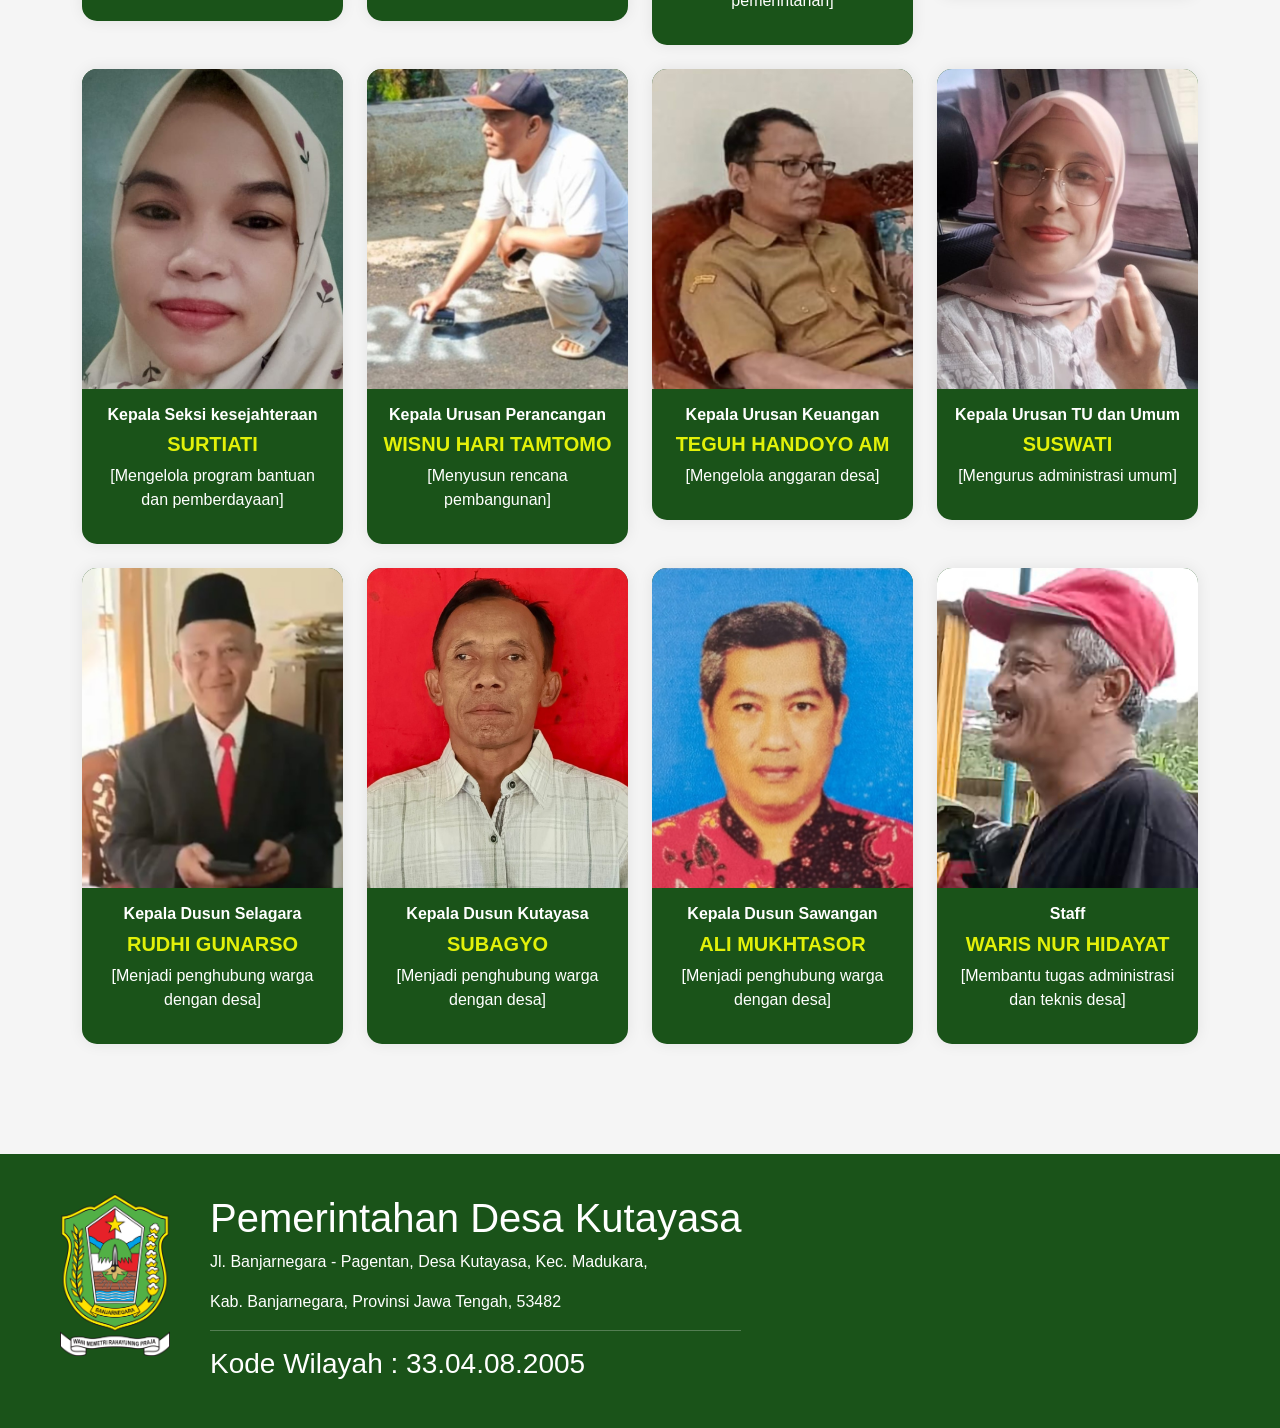
<file: WebsiteDesaKutayasa/pemerintahan.html>
<!DOCTYPE html>
<html lang="id">
<head>
  <meta charset="UTF-8">
  <meta name="viewport" content="width=device-width, initial-scale=1.0">
  <title>Pemerintahan Desa Kutayasa</title>
  <link href="https://cdn.jsdelivr.net/npm/bootstrap@5.3.3/dist/css/bootstrap.min.css" rel="stylesheet">
  <link rel="stylesheet" href="https://cdn.jsdelivr.net/npm/bootstrap-icons@1.11.3/font/bootstrap-icons.min.css">
  <style>
    * { margin:0; padding:0; box-sizing:border-box; font-family:Arial; }
    body { background:#f5f5f5; }
    .navbar { background:#1a5319; padding:15px; }
    .kustom-nav-desa .nav-link { color: rgba(255, 255, 255, 0.85) !important; font-weight:bold; margin-left:10px; }
    .kustom-nav-desa .nav-link:hover, .kustom-nav-desa .nav-link.active { color: #ffffff !important; background-color: rgba(255, 255, 255, 0.12); border-radius: 4px; }
    section { padding:60px 0; }
    .section-title { text-align:center; color:#1a5319; font-weight:bold; }
    .card { border:none; border-radius:15px; box-shadow:0 0 15px rgba(0,0,0,0.08); }
    .staff-card img { height:320px; object-fit:cover; border-top-left-radius: 15px; border-top-right-radius: 15px; }
    .footer-desa { background-color: #1a5319; width: 100%; padding: 40px 0; margin-top: 50px; color: #ffffff; }
    .footer-content { max-width: 1200px; margin: 0 auto; padding: 0 20px; display: flex; align-items: flex-start; }
    .logo-box { margin-right: 40px; flex-shrink: 0; }
    .logo-box img { width: 110px; height: auto; }
  </style>
</head>
<body>

<nav class="navbar navbar-expand-lg navbar-dark sticky-top">
    <div class="container">
      <a class="navbar-brand d-flex align-items-center" href="index.html" style="gap: 12px;">
        <img src="foto.jpg/logo.jpeg" alt="Logo Banjarnegara" style="width: 48px; height: auto;">
        <div class="d-flex flex-column" style="line-height: 1.15; font-family: sans-serif;">
          <span class="fw-bold" style="font-size: 1.35rem; letter-spacing: 0.3px;">Desa Kutayasa</span>
          <span style="font-size: 0.95rem; opacity: 0.85;">Kabupaten Banjarnegara</span>
        </div>
      </a>
      <button class="navbar-toggler" type="button" data-bs-toggle="collapse" data-bs-target="#navbarNav">
        <span class="navbar-toggler-icon"></span>
      </button>
      <div class="collapse navbar-collapse" id="navbarNav">
        <ul class="navbar-nav ms-auto kustom-nav-desa" style="font-family: sans-serif;">
          <li class="nav-item"><a class="nav-link" href="index.html">Beranda</a></li>
          <li class="nav-item"><a class="nav-link" href="profil.html">Profil</a></li>
          <li class="nav-item"><a class="nav-link active" href="pemerintahan.html">Pemerintahan</a></li>
          <li class="nav-item"><a class="nav-link" href="statistik.html">Statistik</a></li>
          <li class="nav-item"><a class="nav-link" href="umkm.html">UMKM & Wisata</a></li>
          <li class="nav-item"><a class="nav-link" href="galeri.html">Galeri</a></li>
          <li class="nav-item"><a class="nav-link" href="kontak.html">Kontak</a></li>
        </ul>
      </div>
    </div>
  </nav>

<section class="container my-5">
    <h2 class="section-title text-center mb-2 fw-bold">Lembaga & Organisasi Desa</h2>
    <p class="text-center text-muted mb-4">Sinergi elemen masyarakat dalam memajukan Desa Kutayasa</p>

    <div class="row g-4 mb-5">
      <div class="col-md-6">
        <div class="card h-100 p-3" style="border-left: 4px solid #1a5319 !important;">
          <h5 class="fw-bold" style="color: #1a5319;"><i class="bi bi-building me-2"></i>BPD Desa Kutayasa</h5>
          <p>Lembaga legislasi, wadah aspirasi warga, dan pengawas kinerja pemerintahan desa.</p>
          <button class="btn btn-sm btn-outline-success align-self-start mt-auto" data-bs-toggle="modal" data-bs-target="#modalBPD">Lihat Detail BPD</button>
        </div>
      </div>
      <div class="col-md-6">
        <div class="card h-100 p-3" style="border-left: 4px solid #1a5319 !important;">
          <h5 class="fw-bold" style="color: #1a5319;"><i class="bi bi-people me-2"></i>Karang Taruna</h5>
          <p>Wadah pengembangan kreativitas, kepemudaan, olahraga, dan sosial generasi muda.</p>
          <button class="btn btn-sm btn-outline-success align-self-start mt-auto" data-bs-toggle="modal" data-bs-target="#modalKarangTaruna">Detail Karang Taruna</button>
        </div>
      </div>
      <div class="col-md-6">
        <div class="card h-100 p-3" style="border-left: 4px solid #1a5319 !important;">
          <h5 class="fw-bold" style="color: #1a5319;"><i class="bi bi-building me-2"></i>LP3M Desa Kutayasa</h5>
          <p>Lembaga Perencanaan, Pembangunan dan Pemberdayaan Masyarakat yang membantu Kepala Desa menyerap aspirasi pembangunan swadaya.</p>
          <button class="btn btn-sm btn-outline-success align-self-start mt-auto" data-bs-toggle="modal" data-bs-target="#modalLP3M">Detail LP3M</button>
        </div>
      </div>
      <div class="col-md-6">
        <div class="card h-100 p-3" style="border-left: 4px solid #1a5319 !important;">
          <h5 class="fw-bold" style="color: #1a5319;"><i class="bi bi-people me-2"></i>Satuan Linmas</h5>
          <p>Satuan Linmas (Perlindungan Masyarakat)</p>
          <button class="btn btn-sm btn-outline-success align-self-start mt-auto" data-bs-toggle="modal" data-bs-target="#modalLinmas">Detail Satuan Linmas</button>
        </div>
      </div>
      <div class="col-md-6">
        <div class="card h-100 p-3" style="border-left: 4px solid #1a5319 !important;">
          <h5 class="fw-bold" style="color: #1a5319;"><i class="bi-building me-2"></i>Posyandu Desa Kutayasa</h5>
          <p>Adalah kegiatan kesehatan dasar yang diselenggarakan dari, oleh dan untuk masyarakat yang dibantu oleh petugas kesehatan.</p>
          <button class="btn btn-sm btn-outline-success align-self-start mt-auto" data-bs-toggle="modal" data-bs-target="#modalPosyandu">Detail Posyandu</button>
        </div>
      </div>
      <div class="col-md-6">
        <div class="card h-100 p-3" style="border-left: 4px solid #1a5319 !important;">
          <h5 class="fw-bold" style="color: #1a5319;"><i class="bi bi-people me-2"></i>RT dan RW</h5>
          <p>Membantu Pemerintah Desa dan Lurah dalam penyelenggaraan urusan pemerintahan.</p>
          <button class="btn btn-sm btn-outline-success align-self-start mt-auto" data-bs-toggle="modal" data-bs-target="#modalRTRW">Detail RT dan RW</button>
        </div>
      </div>
      <div class="col-md-6">
        <div class="card h-100 p-3" style="border-left: 4px solid #1a5319 !important;">
          <h5 class="fw-bold" style="color: #1a5319;"><i class="bi bi-building me-2"></i>TP-PKK Desa Kutayasa</h5>
          <p>Penggerak kesejahteraan keluarga, penyuluhan, dan motivator pembangunan berbasis keluarga.</p>
          <button class="btn btn-sm btn-outline-success align-self-start mt-auto" data-bs-toggle="modal" data-bs-target="#modalPKK">Detail TP-PKK</button>
        </div>
      </div>
      <div class="col-md-6">
        <div class="card h-100 p-3" style="border-left: 4px solid #1a5319 !important;">
          <h5 class="fw-bold" style="color: #1a5319;"><i class="bi bi-geo-alt me-2"></i>Pembagian Wilayah Dusun</h5>
          <div class="row g-2 text-center mt-2">
            <div class="col-4">
              <div class="p-2 rounded text-white shadow-sm" style="background-color: #2e7d32; font-size: 0.85rem;">
                <span class="fw-bold d-block">Dusun I</span>
                <small class="opacity-75">Selagara</small>
              </div>
            </div>
            <div class="col-4">
              <div class="p-2 rounded text-white shadow-sm" style="background-color: #2e7d32; font-size: 0.85rem;">
                <span class="fw-bold d-block">Dusun II</span>
                <small class="opacity-75">Kutayasa</small>
              </div>
            </div>
            <div class="col-4">
              <div class="p-2 rounded text-white shadow-sm" style="background-color: #2e7d32; font-size: 0.85rem;">
                <span class="fw-bold d-block">Dusun III</span>
                <small class="opacity-75">Sawangan</small>
              </div>
            </div>
          </div>
        </div>
      </div>
    </div>


  <div class="modal fade" id="modalBPD" tabindex="-1" aria-hidden="true">
    <div class="modal-dialog modal-dialog-scrollable">
      <div class="modal-content">
        <div class="modal-header" style="background-color: #1a5319; color: white;">
          <h5 class="modal-title fw-bold"><i class="bi bi-building me-2"></i>BPD Desa Kutayasa</h5>
          <button type="button" class="btn-close btn-close-white" data-bs-dismiss="modal" aria-label="Close"></button>
        </div>
        <div class="modal-body text-dark">
          <p><strong>Badan Permusyawaratan Desa (BPD) Desa Kutayasa</strong> adalah lembaga perwujudan demokrasi dalam penyelenggaraan pemerintahan di Desa Kutayasa, Kecamatan Madukara, Kabupaten Banjarnegara.</p>
          <h6 class="fw-bold text-success border-bottom pb-1">Fungsi Utama BPD:</h6>
          <ul>
            <li><strong>Legislasi Desa:</strong> Membahas dan menyepakati Rancangan Peraturan Desa (Perdes) bersama Kepala Desa.</li>
            <li><strong>Penampung Aspirasi:</strong> Menggali, menampung, mengelola, dan menyalurkan aspirasi atau masukan dari warga RT/RW di Kutayasa ke pemerintah desa.</li>
            <li><strong>Pengawasan Kinerja:</strong> Melakukan pengawasan terhadap kinerja Kepala Desa dan jajaran perangkatnya, termasuk dalam transparansi pengelolaan Dana Desa.</li>
          </ul>
          <h6 class="fw-bold text-success border-bottom pb-1">Kedudukan & Karakteristik:</h6>
          <p>Setara dengan Kepala Desa sebagai mitra sejajar dalam sistem <em>checks and balances</em>. Anggotanya merupakan perwakilan penduduk dusun/RW yang ditetapkan secara demokratis.</p>
          <h6 class="fw-bold text-success border-bottom pb-1">Peran Nyata:</h6>
          <p>Menyelenggarakan Musyawarah Desa (Musdes) berkala untuk membahas Laporan Keterangan Penyelenggaraan Pemerintahan Desa (LKPPD) serta mengevaluasi realisasi anggaran.</p>
        </div>
      </div>
    </div>
  </div>

  <div class="modal fade" id="modalKarangTaruna" tabindex="-1" aria-hidden="true">
    <div class="modal-dialog modal-dialog-scrollable">
      <div class="modal-content">
        <div class="modal-header" style="background-color: #1a5319; color: white;">
          <h5 class="modal-title fw-bold"><i class="bi bi-people me-2"></i>Karang Taruna</h5>
          <button type="button" class="btn-close btn-close-white" data-bs-dismiss="modal" aria-label="Close"></button>
        </div>
        <div class="modal-body text-dark small">
          <h6 class="fw-bold text-success border-bottom pb-1">Visi:</h6>
          <p>Wadah pembinaan dan pengembangan kreativitas generasi muda yang berkelanjutan untuk menjalin persaudaraan, kebersamaan, dan mitra lembaga dalam pengembangan kreativitas serta kesejahteraan sosial.</p>
          <h6 class="fw-bold text-success border-bottom pb-1">Misi:</h6>
          <ul>
            <li>Meningkatkan SDM kepemudaan melalui kerja sama instansi atau kelompok usaha.</li>
            <li>Mewujudkan kesejahteraan sosial pemuda agar mampu mengatasi masalah sosial lingkungannya.</li>
            <li>Melestarikan kesenian daerah dan minat olahraga.</li>
            <li>Meningkatkan peran perempuan dan sosialisasi perlindungan hukum hak perempuan/anak.</li>
            <li>Membentuk pemuda bertakwa, peka sosial, fisik/mental kuat, jujur, serta menerapkan PHBS.</li>
          </ul>
          <h6 class="fw-bold text-success border-bottom pb-1">Tujuan:</h6>
          <p>Menumbuhkan tanggung jawab sosial, membentuk jiwa perjuangan terampil berkepribadian, membangun toleransi perekat persatuan, serta mewujudkan kesejahteraan sosial secara komprehensif bersama komponen masyarakat.</p>
        </div>
      </div>
    </div>
  </div>

  <div class="modal fade" id="modalLP3M" tabindex="-1" aria-hidden="true">
    <div class="modal-dialog modal-dialog-scrollable">
      <div class="modal-content">
        <div class="modal-header" style="background-color: #1a5319; color: white;">
          <h5 class="modal-title fw-bold"><i class="bi bi-diagram-3 me-2"></i>LP3M Desa Kutayasa</h5>
          <button type="button" class="btn-close btn-close-white" data-bs-dismiss="modal" aria-label="Close"></button>
        </div>
        <div class="modal-body text-dark">
          <p><strong>LP3M</strong> (Lembaga Perencanaan, Pembangunan dan Pemberdayaan Masyarakat) Desa Kutayasa bertugas membantu Kepala Desa dalam menyerap aspirasi masyarakat terkait perencanaan pembangunan Desa dan menggerakan masyarakat dalam pelaksanaan pembangunan Desa dengan swadaya gotong royong.</p>
          <h6 class="fw-bold text-success border-bottom pb-1">Tugas:</h6>
          <ol>
            <li>Melakukan pemberdayaan masyarakat Desa.</li>
            <li>Ikut serta dalam perencanaan dan pelaksanaan pembangunan.</li>
            <li>Meningkatkan pelayanan masyarakat Desa.</li>
          </ol>
          <h6 class="fw-bold text-success border-bottom pb-1">Fungsi:</h6>
          <ul>
            <li>Menampung dan menyalurkan aspirasi masyarakat.</li>
            <li>Menanamkan dan memupuk rasa persatuan dan kesatuan masyarakat.</li>
            <li>Meningkatkan kualitas dan mempercepat pelayanan Pemerintah Desa.</li>
            <li>Menyusun rencana, melaksanakan, mengendalikan, melestarikan, dan mengembangkan hasil pembangunan secara partisipatif.</li>
            <li>Menumbuhkan, mengembangkan, dan menggerakkan prakarsa, partisipasi, swadaya, serta gotong royong masyarakat.</li>
            <li>Meningkatkan kesejahteraan keluarga dan kualitas SDM.</li>
          </ul>
        </div>
      </div>
    </div>
  </div>

  <div class="modal fade" id="modalLinmas" tabindex="-1" aria-hidden="true">
    <div class="modal-dialog">
      <div class="modal-content">
        <div class="modal-header" style="background-color: #1a5319; color: white;">
          <h5 class="modal-title fw-bold"><i class="bi bi-shield-check me-2"></i>Satuan Linmas</h5>
          <button type="button" class="btn-close btn-close-white" data-bs-dismiss="modal" aria-label="Close"></button>
        </div>
        <div class="modal-body text-dark">
          <p><strong>Satuan Linmas (Perlindungan Masyarakat)</strong> adalah warga masyarakat yang disiapkan dan dibekali pengetahuan serta keterampilan untuk melaksanakan kegiatan penanganan bencana guna mengurangi dan memperkecil akibat bencana, serta ikut memelihara keamanan, ketentraman dan ketertiban masyarakat, kegiatan sosial kemasyarakatan.</p>
        </div>
      </div>
    </div>
  </div>

  <div class="modal fade" id="modalPosyandu" tabindex="-1" aria-hidden="true">
    <div class="modal-dialog">
      <div class="modal-content">
        <div class="modal-header" style="background-color: #1a5319; color: white;">
          <h5 class="modal-title fw-bold"><i class="bi bi-heart-pulse me-2"></i>Posyandu</h5>
          <button type="button" class="btn-close btn-close-white" data-bs-dismiss="modal" aria-label="Close"></button>
        </div>
        <div class="modal-body text-dark">
          <p><strong>Posyandu</strong> adalah kegiatan kesehatan dasar yang diselenggarakan dari, oleh dan untuk masyarakat yang dibantu oleh petugas kesehatan.</p>
          <h6 class="fw-bold text-success border-bottom pb-1">Tujuan Utama:</h6>
          <ul>
            <li>Menurunkan angka kematian bayi (AKB), angka kematian ibu (ibu hamil), melahirkan dan nifas.</li>
            <li>Membudayakan Norma Keluarga Kecil Bahagia Sejahtera (NKBS).</li>
            <li>Meningkatkan peran serta masyarakat untuk mengembangkan kegiatan kesehatan, KB, dan penunjang lainnya.</li>
            <li>Berfungsi sebagai wahana gerakan reproduksi keluarga sejahtera, ketahanan keluarga, dan ekonomi keluarga sejahtera.</li>
          </ul>
        </div>
      </div>
    </div>
  </div>

  <div class="modal fade" id="modalRTRW" tabindex="-1" aria-hidden="true">
    <div class="modal-dialog">
      <div class="modal-content">
        <div class="modal-header" style="background-color: #1a5319; color: white;">
          <h5 class="modal-title fw-bold"><i class="bi bi-houses me-2"></i>RT & RW</h5>
          <button type="button" class="btn-close btn-close-white" data-bs-dismiss="modal" aria-label="Close"></button>
        </div>
        <div class="modal-body text-dark">
          <h6 class="fw-bold text-success border-bottom pb-1">Tugas:</h6>
          <p>Membantu Pemerintah Desa dan Lurah dalam penyelenggaraan urusan pemerintahan.</p>
          <h6 class="fw-bold text-success border-bottom pb-1">Fungsi:</h6>
          <ul>
            <li>Pendataan kependudukan dan pelayanan administrasi pemerintahan lainnya.</li>
            <li>Pemeliharaan keamanan, ketertiban, dan kerukunan hidup antar warga.</li>
            <li>Pembuatan gagasan dalam pelaksanaan pembangunan dengan mengembangkan aspirasi dan swadaya murni masyarakat.</li>
            <li>Penggerak swadaya gotong royong dan partisipasi aktif masyarakat di wilayahnya.</li>
          </ul>
        </div>
      </div>
    </div>
  </div>

  <div class="modal fade" id="modalPKK" tabindex="-1" aria-hidden="true">
    <div class="modal-dialog modal-dialog-scrollable">
      <div class="modal-content">
        <div class="modal-header" style="background-color: #1a5319; color: white;">
          <h5 class="modal-title fw-bold"><i class="bi bi-gender-female me-2"></i>TP-PKK Desa Kutayasa</h5>
          <button type="button" class="btn-close btn-close-white" data-bs-dismiss="modal" aria-label="Close"></button>
        </div>
        <div class="modal-body text-dark">
          <h6 class="fw-bold text-success border-bottom pb-1">Tugas PKK:</h6>
          <ul class="small">
            <li>Menyusun rencana kerja PKK Desa sesuai dengan hasil Rakerda Kabupaten/Kota.</li>
            <li>Melaksanakan kegiatan sesuai jadwal yang disepakati.</li>
            <li>Menyuluh dan menggerakkan kelompok PKK Dusun, RW, RT dan dasawisma.</li>
            <li>Menggali, menggerakan dan mengembangkan potensi masyarakat untuk kesejahteraan keluarga.</li>
            <li>Melaksanakan penyuluhan, bimbingan, motivasi, pembinaan, serta tertib administrasi.</li>
            <li>Berpartisipasi dalam pelaksanaan program instansi terkait di desa.</li>
            <li>Membuat laporan hasil kegiatan kepada TP PKK Kecamatan.</li>
          </ul>
          <h6 class="fw-bold text-success border-bottom pb-1">Fungsi PKK:</h6>
          <ul>
            <li><strong>Penyuluh, motivator, dan penggerak:</strong> Agar masyarakat mau dan mampu melaksanakan program PKK.</li>
            <li><strong>Fasilitator, perencana, pelaksana, pengendali, pembina dan pembimbing:</strong> Gerakan PKK di wilayah desa.</li>
          </ul>
        </div>
      </div>
    </div>
  </div>

    <h4 class="text-center fw-bold mb-4" style="color: #1a5319;">Daftar Pejabat Aparatur Desa</h4>
    <div class="row g-4">
      <div class="col-md-3">
        <div class="card staff-card text-white text-center" style="background-color: #1a5319;">
          <img src="foto.jpg/kepala desa.jpg" class="card-img-top" alt="Kepala Desa">
          <div class="card-body">
            <h6 class="fw-bold">Kepala Desa</h6>
            <h5 class="fw-bold text-uppercase" style="color: #e2f109;">Surjanto Harso Tjahjadi</h5>
            <p>[Memimpin pemerintahan desa]</p>
          </div>
        </div>
      </div>
      <div class="col-md-3">
        <div class="card staff-card text-white text-center" style="background-color: #1a5319;">
          <img src="foto.jpg/sekertariat desa.jpg" class="card-img-top" alt="Sekretaris Desa">
          <div class="card-body">
            <h6 class="fw-bold">Sekretaris Desa</h6>
            <h5 class="fw-bold text-uppercase" style="color: #e2f109;">Bugar Yugo Kristianto</h5>
            <p>[Mengelola administrasi desa]</p>
          </div>
        </div>
      </div>
      <div class="col-md-3">
        <div class="card staff-card text-white text-center" style="background-color: #1a5319;">
          <img src="foto.jpg/kepala seksi pemerintahan.jpg" class="card-img-top" alt="Kasi Pelayanan">
          <div class="card-body">
            <h6 class="fw-bold">Kepala Seksi Pemerintah</h6>
            <h5 class="fw-bold text-uppercase" style="color: #e2f109;">Awaludin Norrakhman</h5>
            <p>[Mengelola urusan pemerintahan]</p>
          </div>
        </div>
      </div>
      <div class="col-md-3">
        <div class="card staff-card text-white text-center" style="background-color: #1a5319;">
          <img src="foto.jpg/kepala seksi pelayanan.jpg" class="card-img-top" alt="Kaur Keuangan">
          <div class="card-body">
            <h6 class="fw-bold">Kepala Seksi Pelayanan</h6>
            <h5 class="fw-bold text-uppercase" style="color: #e2f109;">Siti Nurifah</h5>
            <p>[Pelayanan masyarakat desa]</p>
          </div>
        </div>
      </div>
    <div class="col-md-3">
        <div class="card staff-card text-white text-center" style="background-color: #1a5319;">
          <img src="foto.jpg/kepala seksi kesejahteraan.jpg" class="card-img-top" alt="Kaur Keuangan">
          <div class="card-body">
            <h6 class="fw-bold">Kepala Seksi kesejahteraan</h6>
            <h5 class="fw-bold text-uppercase" style="color: #e2f109;">Surtiati</h5>
            <p>[Mengelola program bantuan dan pemberdayaan]</p>
          </div>
        </div>
      </div>
    <div class="col-md-3">
        <div class="card staff-card text-white text-center" style="background-color: #1a5319;">
          <img src="foto.jpg/kepala urusan perancangan.jpg" class="card-img-top" alt="Kaur Keuangan">
          <div class="card-body">
            <h6 class="fw-bold">Kepala Urusan Perancangan</h6>
            <h5 class="fw-bold text-uppercase" style="color: #e2f109;">Wisnu Hari Tamtomo</h5>
            <p>[Menyusun rencana pembangunan]</p>
          </div>
        </div>
      </div>
      <div class="col-md-3">
        <div class="card staff-card text-white text-center" style="background-color: #1a5319;">
          <img src="foto.jpg/kepala urusan keuangan.jpg" class="card-img-top" alt="Kaur Keuangan">
          <div class="card-body">
            <h6 class="fw-bold">Kepala Urusan Keuangan</h6>
            <h5 class="fw-bold text-uppercase" style="color: #e2f109;">Teguh Handoyo AM</h5>
            <p>[Mengelola anggaran desa]</p>
          </div>
        </div>
      </div>
      <div class="col-md-3">
        <div class="card staff-card text-white text-center" style="background-color: #1a5319;">
          <img src="foto.jpg/kepala urusan TU dan umum.jpg" class="card-img-top" alt="Kaur Keuangan">
          <div class="card-body">
            <h6 class="fw-bold">Kepala Urusan TU dan Umum</h6>
            <h5 class="fw-bold text-uppercase" style="color: #e2f109;">Suswati</h5>
            <p>[Mengurus administrasi umum]</p>
          </div>
        </div>
      </div>
      <div class="col-md-3">
        <div class="card staff-card text-white text-center" style="background-color: #1a5319;">
          <img src="foto.jpg/kepala dusun selagara.jpg" class="card-img-top" alt="Kaur Keuangan">
          <div class="card-body">
            <h6 class="fw-bold">Kepala Dusun Selagara</h6>
            <h5 class="fw-bold text-uppercase" style="color: #e2f109;">Rudhi Gunarso</h5>
            <p>[Menjadi penghubung warga dengan desa]</p>
          </div>
        </div>
      </div>
      <div class="col-md-3">
        <div class="card staff-card text-white text-center" style="background-color: #1a5319;">
          <img src="foto.jpg/kepala dusun kutayasa.jpg" class="card-img-top" alt="Kaur Keuangan">
          <div class="card-body">
            <h6 class="fw-bold">Kepala Dusun Kutayasa</h6>
            <h5 class="fw-bold text-uppercase" style="color: #e2f109;">Subagyo</h5>
            <p>[Menjadi penghubung warga dengan desa]</p>
          </div>
        </div>
      </div>
      <div class="col-md-3">
        <div class="card staff-card text-white text-center" style="background-color: #1a5319;">
          <img src="foto.jpg/kepala dusun sawangan.jpg" class="card-img-top" alt="Kaur Keuangan">
          <div class="card-body">
            <h6 class="fw-bold">Kepala Dusun Sawangan</h6>
            <h5 class="fw-bold text-uppercase" style="color: #e2f109;">Ali Mukhtasor</h5>
            <p>[Menjadi penghubung warga dengan desa]</p>
          </div>
        </div>
      </div>
      <div class="col-md-3">
        <div class="card staff-card text-white text-center" style="background-color: #1a5319;">
          <img src="foto.jpg/staff.jpg" class="card-img-top" alt="Kaur Keuangan">
          <div class="card-body">
            <h6 class="fw-bold">Staff</h6>
            <h5 class="fw-bold text-uppercase" style="color: #e2f109;">Waris Nur Hidayat</h5>
            <p>[Membantu tugas administrasi dan teknis desa]</p>
          </div>
        </div>
      </div>
  </section>


<footer class="footer-desa">
    <div class="footer-content">
      <div class="logo-box"><img src="foto.jpg/logo.jpeg" alt="Logo Banjarnegara"></div>
      <div class="text-box">
        <h1>Pemerintahan Desa Kutayasa</h1>
        <p>Jl. Banjarnegara - Pagentan, Desa Kutayasa, Kec. Madukara,</p> 
        <p>Kab. Banjarnegara, Provinsi Jawa Tengah, 53482</p>
        <hr style="border-color: white;">
        <h3>Kode Wilayah : 33.04.08.2005</h3>
      </div>
    </div>
  </footer>

  <script src="https://cdn.jsdelivr.net/npm/bootstrap@5.3.3/dist/js/bootstrap.bundle.min.js"></script>
</body>
</html>
</file>
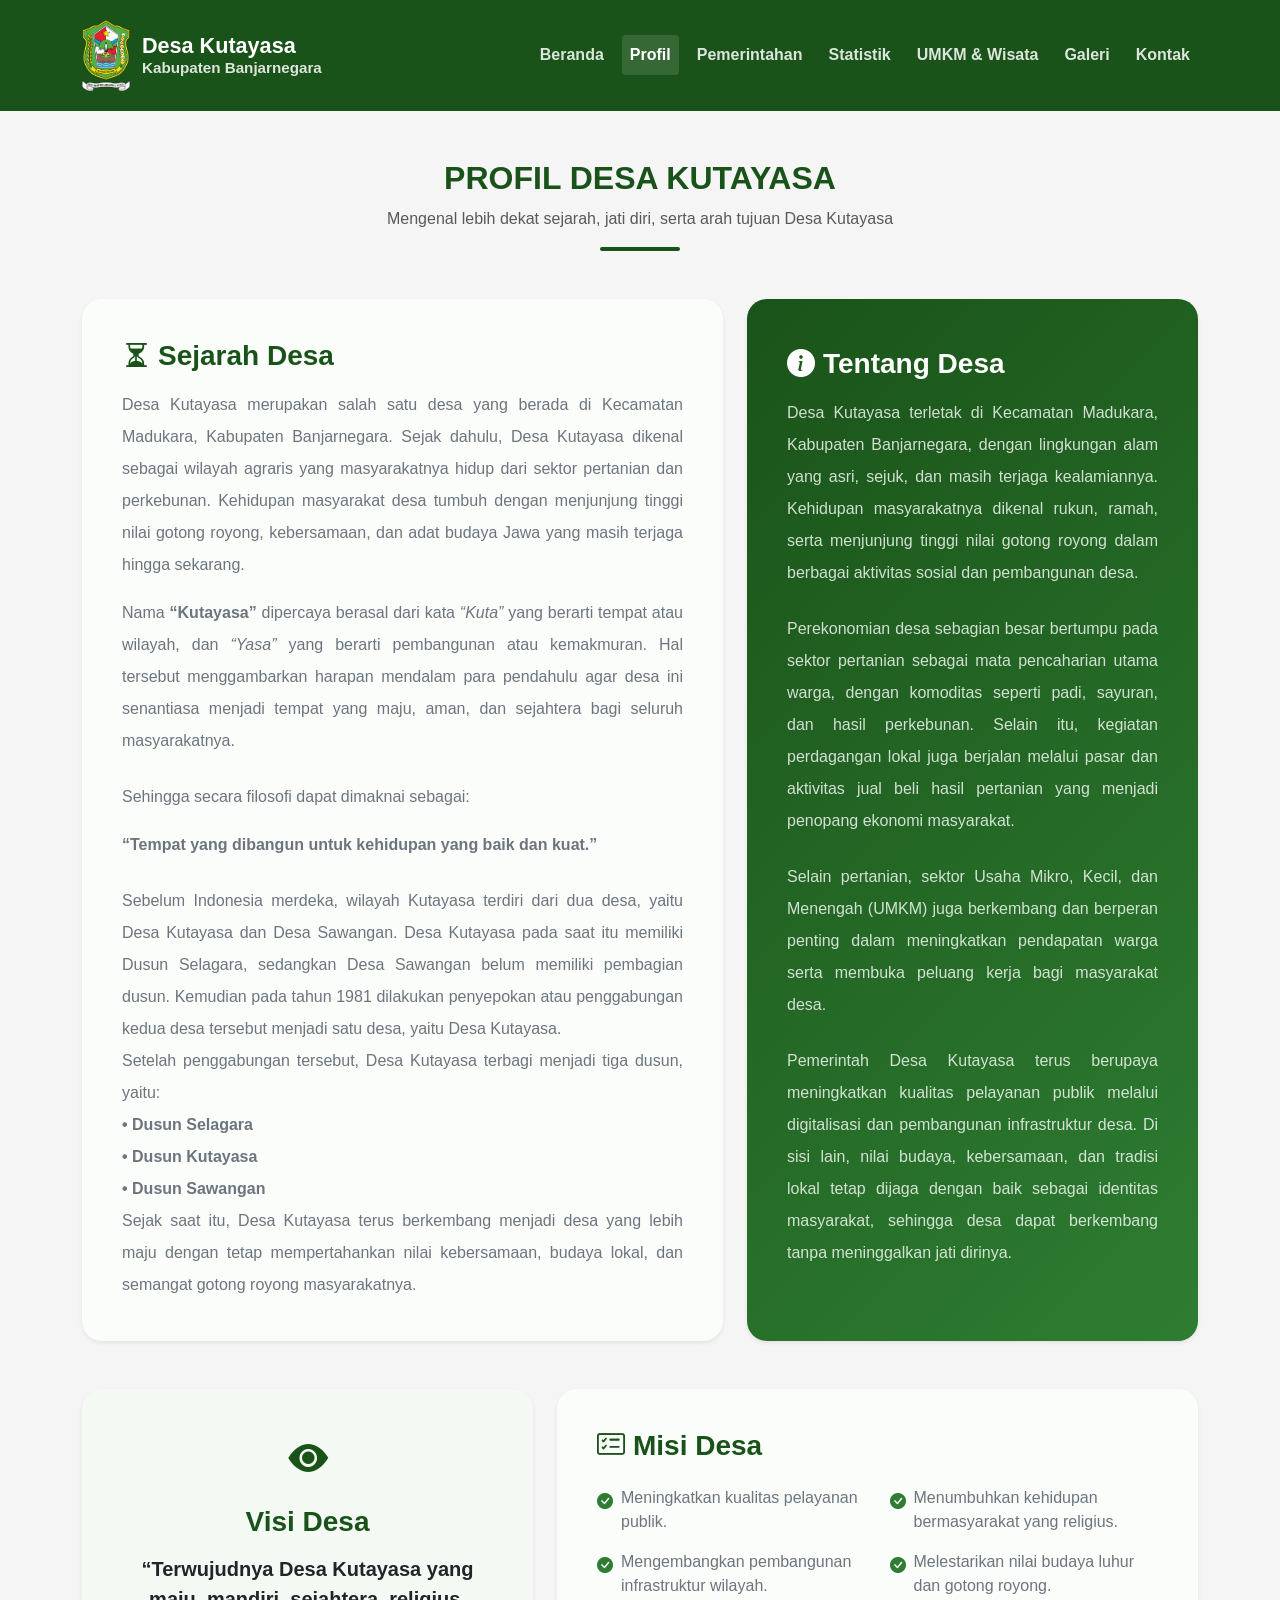
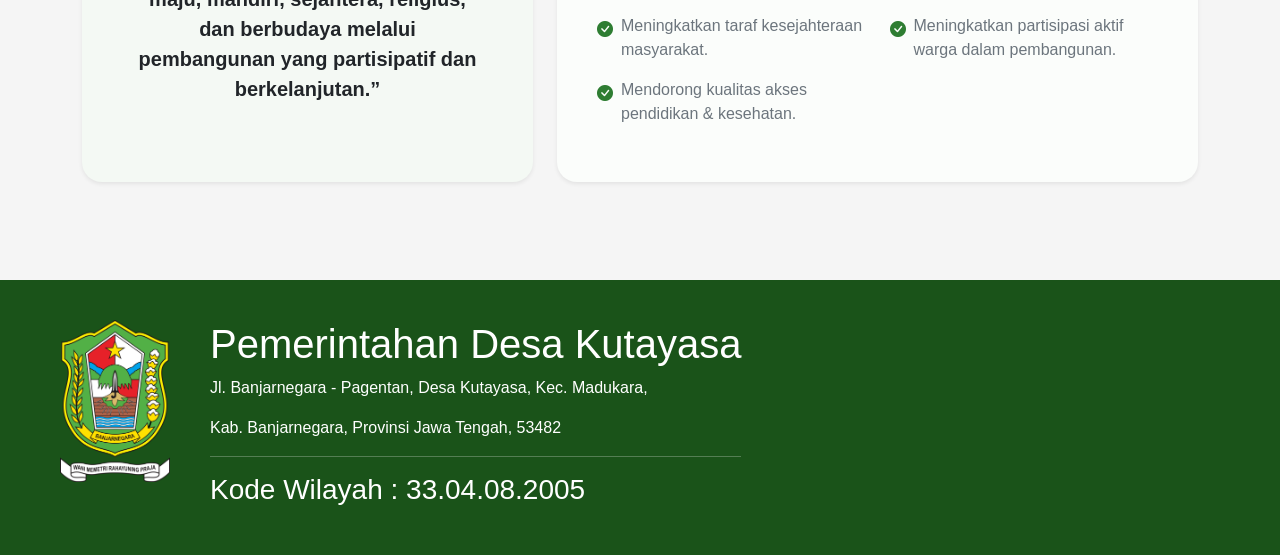
<file: WebsiteDesaKutayasa/profil.html>
<!DOCTYPE html>
<html lang="id">
<head>
  <meta charset="UTF-8">
  <meta name="viewport" content="width=device-width, initial-scale=1.0">
  <title>Profil Desa Kutayasa</title>
  <link href="https://cdn.jsdelivr.net/npm/bootstrap@5.3.3/dist/css/bootstrap.min.css" rel="stylesheet">
  <link rel="stylesheet" href="https://cdn.jsdelivr.net/npm/bootstrap-icons@1.11.3/font/bootstrap-icons.min.css">
  <style>
    * { margin:0; padding:0; box-sizing:border-box; font-family:Arial; }
    body { background:#f5f5f5; }
    .kustom-nav-desa .nav-link { color: rgba(255, 255, 255, 0.85) !important; font-weight:bold; margin-left:10px; }
    .kustom-nav-desa .nav-link:hover, .kustom-nav-desa .nav-link.active { color: #ffffff !important; background-color: rgba(255, 255, 255, 0.12); border-radius: 4px; }
    .navbar { background:#1a5319; padding:15px; }
    .navbar-brand { font-size:28px; font-weight:bold; color:white !important; }
    section { padding:60px 0; }
    .section-title { text-align:center; margin-bottom:10px; color:#1a5319; font-weight:bold; }
    .card { border:none; border-radius:20px; box-shadow:0 0 15px rgba(0,0,0,0.1); }
    .footer-desa { background-color: #1a5319; width: 100%; padding: 40px 0; margin-top: 50px; color: #ffffff; }
    .footer-content { max-width: 1200px; margin: 0 auto; padding: 0 20px; display: flex; }
    .logo-box { margin-right: 40px; flex-shrink: 0; } .logo-box img { width: 110px; }
  </style>
</head>
<body>

  <nav class="navbar navbar-expand-lg navbar-dark sticky-top">
    <div class="container">
      <a class="navbar-brand d-flex align-items-center" href="index.html" style="gap: 12px; color:white; font-weight:bold; text-decoration:none;">
        <img src="foto.jpg/logo.jpeg" style="width: 48px;">
        <div class="d-flex flex-column" style="line-height: 1.15;">
          <span class="fw-bold" style="font-size: 1.35rem;">Desa Kutayasa</span>
          <span style="font-size: 0.95rem; opacity: 0.85;">Kabupaten Banjarnegara</span>
        </div>
      </a>
      <div class="collapse navbar-collapse" id="navbarNav">
        <ul class="navbar-nav ms-auto kustom-nav-desa">
          <li class="nav-item"><a class="nav-link" href="index.html">Beranda</a></li>
          <li class="nav-item"><a class="nav-link active" href="profil.html">Profil</a></li>
          <li class="nav-item"><a class="nav-link" href="pemerintahan.html">Pemerintahan</a></li>
          <li class="nav-item"><a class="nav-link" href="statistik.html">Statistik</a></li>
          <li class="nav-item"><a class="nav-link" href="umkm.html">UMKM & Wisata</a></li>
          <li class="nav-item"><a class="nav-link" href="galeri.html">Galeri</a></li>
          <li class="nav-item"><a class="nav-link" href="kontak.html">Kontak</a></li>
        </ul>
      </div>
    </div>
  </nav>

 <section class="container py-5" id="profil">
  <div class="text-center mb-5">
    <h2 class="section-title fw-bold text-uppercase tracking-wide" style="color: #1a5319;">Profil Desa Kutayasa</h2>
    <p class="text-muted">Mengenal lebih dekat sejarah, jati diri, serta arah tujuan Desa Kutayasa</p>
    <div class="mx-auto" style="width: 80px; height: 4px; background-color: #1a5319; border-radius: 2px;"></div>
  </div>

  <div class="row g-4 mb-5">
    <div class="col-lg-7">
      <div class="card h-100 p-4 shadow-sm border-0" style="background-color: #fbfdfb; border-left: 5px solid #1a5319;">
        <div class="card-body">
          <h3 class="fw-bold mb-3" style="color: #1a5319;">
            <i class="bi bi-hourglass-split me-2"></i>Sejarah Desa
          </h3>
          <p class="text-secondary lh-lg" style="text-align: justify;">
            Desa Kutayasa merupakan salah satu desa yang berada di Kecamatan Madukara, Kabupaten Banjarnegara. Sejak dahulu, Desa Kutayasa dikenal sebagai wilayah agraris yang masyarakatnya hidup dari sektor pertanian dan perkebunan. Kehidupan masyarakat desa tumbuh dengan menjunjung tinggi nilai gotong royong, kebersamaan, dan adat budaya Jawa yang masih terjaga hingga sekarang.
          </p>
          <p class="text-secondary lh-lg mb-0" style="text-align: justify;">
            Nama <strong>“Kutayasa”</strong> dipercaya berasal dari kata <em>“Kuta”</em> yang berarti tempat atau wilayah, dan <em>“Yasa”</em> yang berarti pembangunan atau kemakmuran. Hal tersebut menggambarkan harapan mendalam para pendahulu agar desa ini senantiasa menjadi tempat yang maju, aman, dan sejahtera bagi seluruh masyarakatnya.
          </p>
          <br>
          <p class="text-secondary lh-lg" style="text-align: justify;">
            Sehingga secara filosofi dapat dimaknai sebagai:
          </p>
          <p class="text-secondary lh-lg mb-0" style="text-align: justify;">
            <strong>“Tempat yang dibangun untuk kehidupan yang baik dan kuat.”</strong>
          </p>
          <br>
          <p class="text-secondary lh-lg mb-0" style="text-align: justify;">
              Sebelum Indonesia merdeka, wilayah Kutayasa terdiri dari dua desa, yaitu Desa Kutayasa dan Desa Sawangan. Desa Kutayasa pada saat itu memiliki Dusun Selagara, sedangkan Desa Sawangan belum memiliki pembagian dusun. Kemudian pada tahun 1981 dilakukan penyepokan atau penggabungan kedua desa tersebut menjadi satu desa, yaitu Desa Kutayasa.</p>
            <p  class="text-secondary lh-lg mb-0" style="text-align: justify;">
            Setelah penggabungan tersebut, Desa Kutayasa terbagi menjadi tiga dusun, yaitu:</p>
            <p class="text-secondary lh-lg mb-0" style="text-align: justify;">
                <strong>• Dusun Selagara</strong>
              </p>
            <p class="text-secondary lh-lg mb-0" style="text-align: justify;">
                <strong>• Dusun Kutayasa</strong>
              </p>
            <p class="text-secondary lh-lg mb-0" style="text-align: justify;">
                <strong>• Dusun Sawangan</strong>
              </p>
            <p class="text-secondary lh-lg mb-0" style="text-align: justify;">
                Sejak saat itu, Desa Kutayasa terus berkembang menjadi desa yang lebih maju dengan tetap mempertahankan nilai kebersamaan, budaya lokal, dan semangat gotong royong masyarakatnya.
                </p>
        </div>
      </div>
    </div>

    <div class="col-lg-5">
      <div class="card h-100 p-4 shadow-sm border-0 text-white" style="background: linear-gradient(135deg, #1a5319, #2e7d32);">
        <div class="card-body d-flex flex-column justify-content-center">
          <h3 class="fw-bold mb-3 text-white">
            <i class="bi bi-info-circle-fill me-2"></i>Tentang Desa
          </h3>
          <p class="lh-lg mb-4" style="text-align: justify; opacity: 0.80;">
            Desa Kutayasa terletak di Kecamatan Madukara, Kabupaten Banjarnegara, dengan lingkungan alam yang asri, sejuk, dan masih terjaga kealamiannya. Kehidupan masyarakatnya dikenal rukun, ramah, serta menjunjung tinggi nilai gotong royong dalam berbagai aktivitas sosial dan pembangunan desa.
          </p>
           <p class="lh-lg mb-4" style="text-align: justify; opacity: 0.80;">
            Perekonomian desa sebagian besar bertumpu pada sektor pertanian sebagai mata pencaharian utama warga, dengan komoditas seperti padi, sayuran, dan hasil perkebunan. Selain itu, kegiatan perdagangan lokal juga berjalan melalui pasar dan aktivitas jual beli hasil pertanian yang menjadi penopang ekonomi masyarakat.
           </p>
            <p class="lh-lg mb-4" style="text-align: justify; opacity: 0.80;">
              Selain pertanian, sektor Usaha Mikro, Kecil, dan Menengah (UMKM) juga berkembang dan berperan penting dalam meningkatkan pendapatan warga serta membuka peluang kerja bagi masyarakat desa.
            </p>
             <p class="lh-lg mb-4" style="text-align: justify; opacity: 0.80;">
              Pemerintah Desa Kutayasa terus berupaya meningkatkan kualitas pelayanan publik melalui digitalisasi dan pembangunan infrastruktur desa. Di sisi lain, nilai budaya, kebersamaan, dan tradisi lokal tetap dijaga dengan baik sebagai identitas masyarakat, sehingga desa dapat berkembang tanpa meninggalkan jati dirinya.
             </p>
        </div>
      </div>
    </div>
  </div>

  <div class="row g-4">
    <div class="col-md-5">
      <div class="card h-100 p-4 shadow-sm border-0 text-center justify-content-center" style="background-color: #f4f9f4; border: 1px dashed #1a5319;">
        <div class="card-body">
          <div class="mb-3">
            <i class="bi bi-eye-fill fs-1" style="color: #1a5319;"></i>
          </div>
          <h3 class="fw-bold mb-3" style="color: #1a5319;">Visi Desa</h3>
          <blockquote class="blockquote card-text fs-5 fw-semibold italic text-dark lh-base px-2">
            “Terwujudnya Desa Kutayasa yang maju, mandiri, sejahtera, religius, dan berbudaya melalui pembangunan yang partisipatif dan berkelanjutan.”
          </blockquote>
        </div>
      </div>
    </div>

    <div class="col-md-7">
      <div class="card h-100 p-4 shadow-sm border-0" style="background-color: #fbfdfb;">
        <div class="card-body">
          <h3 class="fw-bold mb-4" style="color: #1a5319;">
            <i class="bi bi-card-checklist me-2"></i>Misi Desa
          </h3>
          <div class="row">
            <div class="col-sm-6">
              <ul class="list-unstyled">
                <li class="mb-3 d-flex align-items-start">
                  <i class="bi bi-check-circle-fill me-2 mt-1" style="color: #2e7d32;"></i>
                  <span class="text-secondary">Meningkatkan kualitas pelayanan publik.</span>
                </li>
                <li class="mb-3 d-flex align-items-start">
                  <i class="bi bi-check-circle-fill me-2 mt-1" style="color: #2e7d32;"></i>
                  <span class="text-secondary">Mengembangkan pembangunan infrastruktur wilayah.</span>
                </li>
                <li class="mb-3 d-flex align-items-start">
                  <i class="bi bi-check-circle-fill me-2 mt-1" style="color: #2e7d32;"></i>
                  <span class="text-secondary">Meningkatkan taraf kesejahteraan masyarakat.</span>
                </li>
                <li class="mb-3 d-flex align-items-start">
                  <i class="bi bi-check-circle-fill me-2 mt-1" style="color: #2e7d32;"></i>
                  <span class="text-secondary">Mendorong kualitas akses pendidikan & kesehatan.</span>
                </li>
              </ul>
            </div>
            <div class="col-sm-6">
              <ul class="list-unstyled">
                <li class="mb-3 d-flex align-items-start">
                  <i class="bi bi-check-circle-fill me-2 mt-1" style="color: #2e7d32;"></i>
                  <span class="text-secondary">Menumbuhkan kehidupan bermasyarakat yang religius.</span>
                </li>
                <li class="mb-3 d-flex align-items-start">
                  <i class="bi bi-check-circle-fill me-2 mt-1" style="color: #2e7d32;"></i>
                  <span class="text-secondary">Melestarikan nilai budaya luhur dan gotong royong.</span>
                </li>
                <li class="mb-3 d-flex align-items-start">
                  <i class="bi bi-check-circle-fill me-2 mt-1" style="color: #2e7d32;"></i>
                  <span class="text-secondary">Meningkatkan partisipasi aktif warga dalam pembangunan.</span>
                </li>
              </ul>
            </div>
          </div>
        </div>
      </div>
    </div>
  </div>
</section>

 <footer class="footer-desa">
    <div class="footer-content">
      <div class="logo-box"><img src="foto.jpg/logo.jpeg" alt="Logo Banjarnegara"></div>
      <div class="text-box">
        <h1>Pemerintahan Desa Kutayasa</h1>
        <p>Jl. Banjarnegara - Pagentan, Desa Kutayasa, Kec. Madukara,</p> 
        <p>Kab. Banjarnegara, Provinsi Jawa Tengah, 53482</p>
        <hr style="border-color: white;">
        <h3>Kode Wilayah : 33.04.08.2005</h3>
      </div>
    </div>
  </footer>
</body>
</html>
</file>
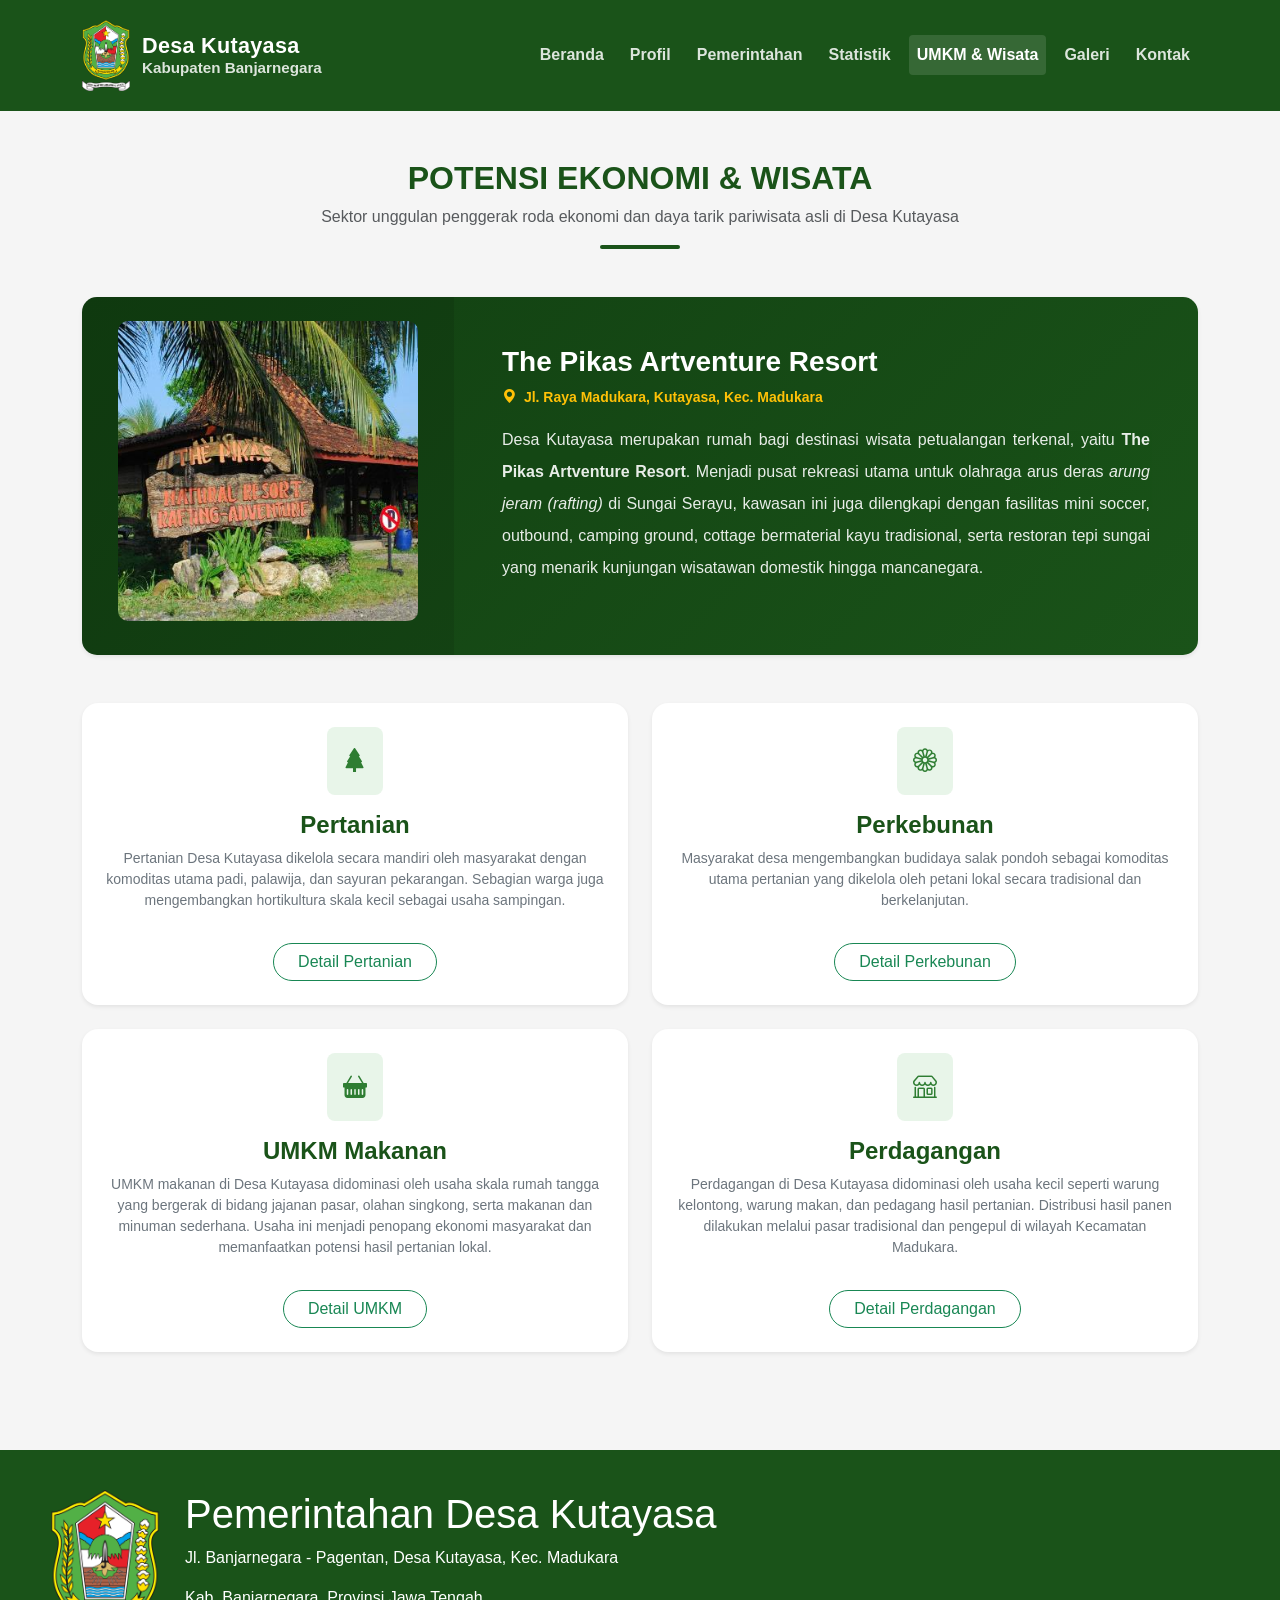
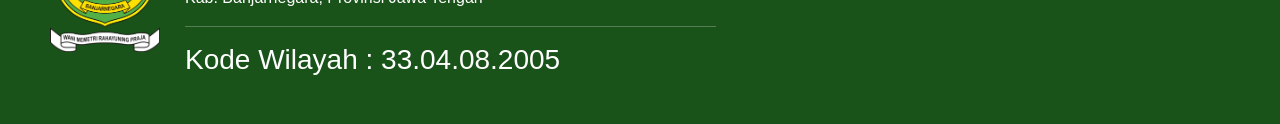
<file: WebsiteDesaKutayasa/umkm.html>
<!DOCTYPE html>
<html lang="id">
<head>
  <meta charset="UTF-8">
  <meta name="viewport" content="width=device-width, initial-scale=1.0">
  <title>UMKM & Wisata Desa Kutayasa</title>

  <link href="https://cdn.jsdelivr.net/npm/bootstrap@5.3.3/dist/css/bootstrap.min.css" rel="stylesheet">
  <link rel="stylesheet" href="https://cdn.jsdelivr.net/npm/bootstrap-icons@1.11.3/font/bootstrap-icons.min.css">

  <style>
    *{ margin:0; padding:0; box-sizing:border-box; font-family:Arial, sans-serif;  }
    body{ background:#f5f5f5;  }
    .navbar{ background:#1a5319;  padding:15px;  }
    .navbar-brand{  font-size:28px;  font-weight:bold;  color:white !important;  }
    .kustom-nav-desa .nav-link{  color:rgba(255,255,255,0.85)!important;  font-weight:bold;  margin-left:10px;  }
    .kustom-nav-desa .nav-link:hover,
    .kustom-nav-desa .nav-link.active{  color:#ffffff!important;  background-color:rgba(255,255,255,0.12);  border-radius:4px;  }
    section{  padding:60px 0;  }
    .section-title{  text-align:center;  color:#1a5319;  font-weight:bold;  }
    .card{  border:none;  border-radius:15px;  box-shadow:0 0 15px rgba(0,0,0,0.05);  }
    .footer-desa{  background-color:#1a5319;  width:100%;  padding:40px 0;  margin-top:50px;  color:#ffffff;  }
    .footer-content{  max-width:1200px;  margin:0 auto;  padding:0 10px;  display:flex;  align-items:flex-start;  gap:25px;  flex-wrap:wrap;  }
    .logo-box img{  width:110px;  height:auto;  }
    .modal-body{  max-height:70vh;  overflow-y:auto;  }
    .modal-content{  overflow:hidden;  }
    @media(max-width:768px){
      .footer-content{ flex-direction:column;  align-items:center;  text-align:center  }
      .navbar-brand span:first-child{  font-size:1rem !important;  }
      .navbar-brand span:last-child{  font-size:0.8rem !important;  }
    }
  </style>
</head>

<body>

<nav class="navbar navbar-expand-lg navbar-dark sticky-top">
    <div class="container">
      <a class="navbar-brand d-flex align-items-center" href="index.html" style="gap: 12px;">
        <img src="foto.jpg/logo.jpeg" alt="Logo Banjarnegara" style="width: 48px; height: auto;">
        <div class="d-flex flex-column" style="line-height: 1.15; font-family: sans-serif;">
          <span class="fw-bold" style="font-size: 1.35rem; letter-spacing: 0.3px;">Desa Kutayasa</span>
          <span style="font-size: 0.95rem; opacity: 0.85;">Kabupaten Banjarnegara</span>
        </div>
      </a>
      <button class="navbar-toggler" type="button" data-bs-toggle="collapse" data-bs-target="#navbarNav">
        <span class="navbar-toggler-icon"></span>
      </button>
      <div class="collapse navbar-collapse" id="navbarNav">
        <ul class="navbar-nav ms-auto kustom-nav-desa" style="font-family: sans-serif;">
          <li class="nav-item"><a class="nav-link" href="index.html">Beranda</a></li>
          <li class="nav-item"><a class="nav-link" href="profil.html">Profil</a></li>
          <li class="nav-item"><a class="nav-link" href="pemerintahan.html">Pemerintahan</a></li>
          <li class="nav-item"><a class="nav-link" href="statistik.html">Statistik</a></li>
          <li class="nav-item"><a class="nav-link active" href="umkm.html">UMKM & Wisata</a></li>
          <li class="nav-item"><a class="nav-link" href="galeri.html">Galeri</a></li>
          <li class="nav-item"><a class="nav-link" href="kontak.html">Kontak</a></li>
        </ul>
      </div>
    </div>
  </nav>

<section class="container py-5" id="umkm">

  <div class="text-center mb-5">
    <h2 class="section-title fw-bold text-uppercase">
      Potensi Ekonomi & Wisata
    </h2>
    <p class="text-muted">
      Sektor unggulan penggerak roda ekonomi dan daya tarik pariwisata asli di Desa Kutayasa
    </p>
    <div class="mx-auto" style="width:80px;height:4px;background-color:#1a5319;border-radius:2px;"></div>
  </div>

  <div class="row mb-5">
    <div class="col-12">
      <div class="card border-0 shadow-sm overflow-hidden" style="background:linear-gradient(135deg,#113f11,#1a5319);">
        <div class="row g-0">
          <div class="col-md-4 d-flex align-items-center justify-content-center p-4 bg-black bg-opacity-10 text-center">
            <div class="text-white">
              <img src="foto.jpg/pikas.jpg" alt="The Pikas Artventure Resort" style="width:300px;height:300px;object-fit:cover;border-radius:10px;margin-bottom:10px;">
            </div>
          </div>
          <div class="col-md-8">
            <div class="card-body p-4 p-lg-5 text-white">
              <h3 class="fw-bold mb-2">The Pikas Artventure Resort</h3>
              <p class="text-warning fw-semibold small mb-3">
                <i class="bi bi-geo-alt-fill me-1"></i> Jl. Raya Madukara, Kutayasa, Kec. Madukara
              </p>
              <p class="lh-lg mb-0" style="opacity:0.9;text-align:justify;">
                Desa Kutayasa merupakan rumah bagi destinasi wisata petualangan terkenal, yaitu <strong>The Pikas Artventure Resort</strong>. Menjadi pusat rekreasi utama untuk olahraga arus deras <em>arung jeram (rafting)</em> di Sungai Serayu, kawasan ini juga dilengkapi dengan fasilitas mini soccer, outbound, camping ground, cottage bermaterial kayu tradisional, serta restoran tepi sungai yang menarik kunjungan wisatawan domestik hingga mancanegara.
              </p>
            </div>
          </div>
        </div>
      </div>
    </div>
  </div>

  <div class="row g-4">

  <!-- Pertanian -->
  <div class="col-lg-6 col-md-6">
    <div class="card h-100 shadow-sm border-0 rounded-4">
      <div class="card-body p-4 d-flex flex-column align-items-center text-center">
        <div class="p-3 rounded-3 mb-3" style="background-color:#e8f5e9;color:#2e7d32;">
          <i class="bi bi-tree-fill fs-4"></i>
        </div>
        <h4 class="fw-bold mb-2" style="color:#1a5319;">Pertanian</h4>
        <p class="text-secondary small flex-grow-1">
          Pertanian Desa Kutayasa dikelola secara mandiri oleh masyarakat dengan komoditas utama padi, palawija, dan sayuran pekarangan. Sebagian warga juga mengembangkan hortikultura skala kecil sebagai usaha sampingan.
        </p>
        <button class="btn btn-outline-success rounded-pill px-4 mt-3"
          data-bs-toggle="modal" data-bs-target="#modalPertanian">
          Detail Pertanian
        </button>
      </div>
    </div>
  </div>

  <!-- Perkebunan -->
  <div class="col-lg-6 col-md-6">
    <div class="card h-100 shadow-sm border-0 rounded-4">
      <div class="card-body p-4 d-flex flex-column align-items-center text-center">
        <div class="p-3 rounded-3 mb-3" style="background-color:#e8f5e9;color:#2e7d32;">
          <i class="bi bi-flower1 fs-4"></i>
        </div>
        <h4 class="fw-bold mb-2" style="color:#1a5319;">Perkebunan</h4>
        <p class="text-secondary small flex-grow-1">
        Masyarakat desa mengembangkan budidaya salak pondoh sebagai komoditas utama pertanian yang dikelola oleh petani lokal secara tradisional dan berkelanjutan.
        </p>
        <button class="btn btn-outline-success rounded-pill px-4 mt-3"
          data-bs-toggle="modal" data-bs-target="#modalPerkebunan">
          Detail Perkebunan
        </button>
      </div>
    </div>
  </div>

  <!-- UMKM -->
  <div class="col-lg-6 col-md-6">
    <div class="card h-100 shadow-sm border-0 rounded-4">
      <div class="card-body p-4 d-flex flex-column align-items-center text-center">
        <div class="p-3 rounded-3 mb-3" style="background-color:#e8f5e9;color:#2e7d32;">
          <i class="bi bi-basket-fill fs-4"></i>
        </div>
        <h4 class="fw-bold mb-2" style="color:#1a5319;">UMKM Makanan</h4>
        <p class="text-secondary small flex-grow-1">
          UMKM makanan di Desa Kutayasa didominasi oleh usaha skala rumah tangga yang bergerak di bidang jajanan pasar, olahan singkong, serta makanan dan minuman sederhana. Usaha ini menjadi penopang ekonomi masyarakat dan memanfaatkan potensi hasil pertanian lokal.
          </p>
        <button class="btn btn-outline-success rounded-pill px-4 mt-3"
          data-bs-toggle="modal" data-bs-target="#modalUMKMMakanan">
          Detail UMKM
        </button>
      </div>
    </div>
  </div>

  <!-- Perdagangan -->
  <div class="col-lg-6 col-md-6">
    <div class="card h-100 shadow-sm border-0 rounded-4">
      <div class="card-body p-4 d-flex flex-column align-items-center text-center">
        <div class="p-3 rounded-3 mb-3" style="background-color:#e8f5e9;color:#2e7d32;">
          <i class="bi bi-shop fs-4"></i>
        </div>
        <h4 class="fw-bold mb-2" style="color:#1a5319;">Perdagangan</h4>
        <p class="text-secondary small flex-grow-1">
          Perdagangan di Desa Kutayasa didominasi oleh usaha kecil seperti warung kelontong, warung makan, dan pedagang hasil pertanian. Distribusi hasil panen dilakukan melalui pasar tradisional dan pengepul di wilayah Kecamatan Madukara.
        </p>
        <button class="btn btn-outline-success rounded-pill px-4 mt-3"
          data-bs-toggle="modal" data-bs-target="#modalPerdagangan">
          Detail Perdagangan
        </button>
      </div>
    </div>
  </div>

</div>

<div class="modal fade" id="modalPertanian" tabindex="-1" aria-hidden="true">
  <div class="modal-dialog modal-dialog-scrollable modal-lg">
    <div class="modal-content rounded-4 border-0">

      <div class="modal-header border-0 p-4" style="background-color:#1a5319;color:white;">
        <h5 class="modal-title fw-bold">
          <i class="bi bi-tree-fill me-2"></i>Detail Pertanian
        </h5>
        <button type="button" class="btn-close btn-close-white" data-bs-dismiss="modal"></button>
      </div>

      <div class="modal-body text-dark p-4 text-start">

        <h6 class="fw-bold text-success border-bottom pb-2">
          Tanaman Pangan & Hortikultura
        </h6>

        <ul class="ps-3 text-secondary small">
          <li class="mb-2">
            <strong class="text-dark">Padi:</strong> Tanaman utama masyarakat sebagai sumber pangan utama dengan sistem pertanian sawah.
          </li>

          <li class="mb-2">
            <strong class="text-dark">Palawija:</strong> Jagung, singkong, dan kacang tanah yang ditanam pada musim kemarau sebagai alternatif hasil pertanian.
          </li>

          <li class="mb-2">
            <strong class="text-dark">Sayuran:</strong> Cabai, terong, dan sayuran pekarangan yang ditanam untuk kebutuhan sehari-hari.
          </li>

          <li>
            <strong class="text-dark">Kopi (tanaman sela):</strong> Ditanam secara terbatas di pekarangan atau lahan kebun sebagai tanaman tambahan oleh sebagian warga.
          </li>
        </ul>

        <h6 class="fw-bold text-success border-bottom pb-2 mt-4">
          Sistem Pertanian Masyarakat
        </h6>

        <ul class="ps-3 text-secondary small">
          <li class="mb-2">
            <strong class="text-dark">Pertanian tradisional:</strong> Dikelola secara mandiri oleh petani dan keluarga.
          </li>

          <li class="mb-2">
            <strong class="text-dark">Pemanfaatan lahan:</strong> Lahan sawah dan pekarangan digunakan untuk kebutuhan pangan dan ekonomi rumah tangga.
          </li>

          <li>
            <strong class="text-dark">Peran masyarakat:</strong> Pertanian menjadi sumber penghidupan utama sebagian besar warga desa.
          </li>
        </ul>

      </div>

    </div>
  </div>
</div>

<div class="modal fade" id="modalPerkebunan" tabindex="-1" aria-hidden="true">
  <div class="modal-dialog modal-dialog-scrollable modal-lg">
    <div class="modal-content rounded-4 border-0">
      <div class="modal-header border-0 p-4" style="background-color:#1a5319;color:white;">
        <h5 class="modal-title fw-bold"><i class="bi bi-flower1 me-2"></i>Detail Sektor Perkebunan</h5>
        <button type="button" class="btn-close btn-close-white" data-bs-dismiss="modal" aria-label="Close"></button>
      </div>
      <div class="modal-body text-dark p-4 text-start">
        <h6 class="fw-bold text-success border-bottom pb-2">Pilar Utama: Salak Pondoh Kutayasa</h6>
        <ul class="ps-3 text-secondary small">
          <p>Desa Kutayasa memiliki sektor perkebunan rakyat yang didominasi oleh tanaman salak pondoh sebagai komoditas utama. Selain itu, masyarakat juga memanfaatkan lahan untuk kebun campuran dan tanaman pangan sebagai bagian dari pertanian tradisional di wilayah Kecamatan Madukara yang dikenal sebagai sentra salak Banjarnegara.</p>
          <li class="mb-2"><strong class="text-dark">Karakteristik Produk:</strong> Cita rasa manis kesat, garing, dan daging tebal karena kondisi tanah tegalan subur kaya unsur hara organik.</li>
          <li><strong class="text-dark">Sistem Pengelolaan:</strong> Dikelola swadaya lewat kelompok tani pembudidaya. Petani menerapkan teknik penyerbukan buatan (hand pollination) dan penjarangan buah untuk Grade A.</li>
        </ul>
      </div>
    </div>
  </div>
</div>

<div class="modal fade" id="modalUMKMMakanan" tabindex="-1" aria-hidden="true">
  <div class="modal-dialog modal-dialog-scrollable modal-lg">
    <div class="modal-content rounded-4 border-0">

      <!-- Header -->
      <div class="modal-header border-0 p-4" style="background-color:#1a5319;color:white;">
        <h5 class="modal-title fw-bold">
          <i class="bi bi-basket-fill me-2"></i>Detail UMKM Makanan
        </h5>
        <button type="button" class="btn-close btn-close-white" data-bs-dismiss="modal"></button>
      </div>

      <!-- Body -->
      <div class="modal-body text-dark p-4 text-start">

        <!-- Jajanan Pasar -->
        <h6 class="fw-bold text-success border-bottom pb-2">
          Jajanan Pasar Tradisional
        </h6>

        <p class="text-secondary small mb-2"><strong>Jenis Produk:</strong></p>
        <ul class="text-secondary small ps-3">
          <li>Klepon</li>
          <li>Cenil dan lupis</li>
          <li>Getuk singkong</li>
          <li>Kue apem</li>
          <li>Rengginang</li>
        </ul>

        <p class="text-secondary small mb-2"><strong>Ciri Usaha:</strong></p>
        <ul class="text-secondary small ps-3">
          <li>Diproduksi secara harian atau menjelang pasar</li>
          <li>Menggunakan bahan sederhana dari tepung, gula, dan kelapa</li>
          <li>Dipasarkan di pasar tradisional dan pesanan hajatan</li>
        </ul>

        <hr>

        <!-- Olahan Pertanian -->
        <h6 class="fw-bold text-success border-bottom pb-2">
          Olahan Hasil Pertanian
        </h6>

        <p class="text-secondary small mb-2"><strong>Jenis Produk:</strong></p>
        <ul class="text-secondary small ps-3">
          <li>Keripik singkong (original dan pedas)</li>
          <li>Opak singkong</li>
          <li>Tape singkong</li>
          <li>Keripik pisang</li>
          <li>Tempe kedelai</li>
        </ul>

        <p class="text-secondary small mb-2"><strong>Ciri Usaha:</strong></p>
        <ul class="text-secondary small ps-3">
          <li>Bahan baku mudah didapat dari kebun warga</li>
          <li>Pengolahan masih sederhana (home industry)</li>
          <li>Dijual di warung dan pasar lokal</li>
        </ul>

        <hr>

        <!-- Warung -->
        <h6 class="fw-bold text-success border-bottom pb-2">
          Warung Makan dan Minuman Sederhana
        </h6>

        <p class="text-secondary small mb-2"><strong>Jenis Usaha:</strong></p>
        <ul class="text-secondary small ps-3">
          <li>Warung nasi menu rumahan</li>
          <li>Warung makan sederhana</li>
          <li>Warung jajanan ringan</li>
          <li>Warung kopi, teh, dan minuman tradisional</li>
        </ul>

        <p class="text-secondary small mb-2"><strong>Ciri Usaha:</strong></p>
        <ul class="text-secondary small ps-3">
          <li>Dikelola keluarga</li>
          <li>Modal kecil (usaha mikro)</li>
          <li>Menjadi tempat makan harian warga desa</li>
        </ul>

      </div>

    </div>
  </div>
</div>

<div class="modal fade" id="modalPerdagangan" tabindex="-1" aria-hidden="true">
  <div class="modal-dialog modal-dialog-scrollable modal-lg">
    <div class="modal-content rounded-4 border-0">

      <!-- Header -->
      <div class="modal-header border-0 p-4" style="background-color:#1a5319;color:white;">
        <h5 class="modal-title fw-bold">
          <i class="bi bi-shop me-2"></i>Detail Perdagangan
        </h5>
        <button type="button" class="btn-close btn-close-white" data-bs-dismiss="modal"></button>
      </div>

      <!-- Body -->
      <div class="modal-body text-dark p-4 text-start">

        <p class="text-secondary small mb-3">
         Perdagangan di Desa Kutayasa, Kecamatan Madukara, Kabupaten Banjarnegara, umumnya berkembang dalam bentuk usaha mikro dan kecil yang dikelola oleh masyarakat setempat. Aktivitas ini menjadi bagian penting dalam pemenuhan kebutuhan harian warga sekaligus mendukung perputaran ekonomi desa.
        </p>
        <p class="text-secondary small mb-3">
          Kegiatan perdagangan di desa didominasi oleh warung kelontong dan usaha rumahan yang menyediakan kebutuhan pokok seperti beras, minyak, gula, telur, serta kebutuhan sehari-hari lainnya. Warung-warung ini tersebar di lingkungan permukiman dan menjadi pusat transaksi ekonomi skala kecil antarwarga.
        </p>
        <p class="text-secondary small mb-3">
          Selain itu, terdapat juga warung makan dan usaha kuliner sederhana yang menjual makanan siap saji seperti gorengan, nasi rames, serta jajanan pasar. Usaha ini umumnya dikelola oleh keluarga dan berskala rumahan dengan modal terbatas.
        </p>
        <p class="text-secondary small mb-3">
          Perdagangan hasil pertanian juga menjadi bagian dari aktivitas ekonomi desa. Hasil panen seperti padi, jagung, singkong, dan sayuran pekarangan biasanya dipasarkan melalui pasar tradisional terdekat atau pengepul lokal yang kemudian mendistribusikannya ke wilayah sekitar Madukara dan Banjarnegara.

          Secara umum, sistem perdagangan di Desa Kutayasa masih bersifat sederhana, lokal, dan berbasis kebutuhan masyarakat, sehingga berperan penting dalam menjaga stabilitas ekonomi tingkat desa.
        </p>
      </div>

    </div>
  </div>
</div>

</section>

<footer class="footer-desa">
  <div class="footer-content">
    <div class="logo-box">
      <img src="foto.jpg/logo.jpeg" alt="Logo Banjarnegara">
    </div>
    <div class="text-box">
      <h1>Pemerintahan Desa Kutayasa</h1>
      <p>Jl. Banjarnegara - Pagentan, Desa Kutayasa, Kec. Madukara</p>
      <p>Kab. Banjarnegara, Provinsi Jawa Tengah</p>
      <hr style="border-color:white;">
      <h3>Kode Wilayah : 33.04.08.2005</h3>
    </div>
  </div>
</footer>

<script src="https://cdn.jsdelivr.net/npm/bootstrap@5.3.3/dist/js/bootstrap.bundle.min.js"></script>

<script>
document.querySelectorAll('.modal').forEach(modal => {
  modal.addEventListener('shown.bs.modal', () => {
    document.body.style.overflow = 'hidden';
  });
  modal.addEventListener('hidden.bs.modal', () => {
    document.body.style.overflow = 'auto';
  });
});
</script>

</body>
</html>
</file>
<file: style.css>
/* =====================
   RESET
===================== */
* {
    margin: 0;
    padding: 0;
    box-sizing: border-box;
}

html {
    scroll-behavior: smooth;
}

/* =====================
   BODY
===================== */
body {
    font-family: 'Poppins', sans-serif;
    background: #f4f6ff;
    color: #333;
}

/* =====================
   LAYOUT
===================== */
.container {
    display: flex;
    min-height: 100vh;
}

/* =====================
   SIDEBAR
===================== */
.sidebar {
    width: 280px;
    background-color: #6e66a5;
    color: white;
    display: flex;
    flex-direction: column;
    align-items: center;
    padding: 30px 20px;
    position: fixed;
    height: 100vh;
}

.profile-pic img {
    width: 120px;
    height: 120px;
    border-radius: 50%;
    border: 3px solid #074ef4;
    object-fit: cover;
    margin-bottom: 15px;
}

.sidebar h2 {
    font-weight: 700;
    margin-bottom: 20px;
    font-size: 16px;
}

/* =====================
   SOCIAL ICONS (UPDATE)
===================== */
.social-icons {
    margin-bottom: 5px;
    display: flex;
    gap: 12px;
}

/* Hover umum */
.social-icons a:hover {
    color: white;
    transform: scale();
}

/* =====================
   WARNA SESUAI BRAND
===================== */

/* Instagram */
.social-icons a:nth-child(1):hover {
    background: linear-gradient(45deg, #f58529, #dd2a7b, #8134af);
}

/* WhatsApp */
.social-icons a:nth-child(2):hover {
    background: #25D366;
}

/* TikTok */
.social-icons a:nth-child(3):hover {
    background: #000;
}

/* GitHub */
.social-icons a:nth-child(4):hover {
    background: #333;
}

/* Gmail */
.social-icons a:nth-child(5):hover {
    background: #8478be;
}

/* =====================
   NAVIGATION
===================== */
.sidebar-nav ul {
    list-style: none;
    width: 100%;
}

.sidebar-nav ul li {
    margin-bottom: 25px;
}

.sidebar-nav ul li a {
    color: white;
    text-decoration: none;
    font-size: 17px;
    display: flex;
    align-items: center;
    transition: 0.3s;
    padding: 6px 10px;
    border-radius: 8px;
}

.sidebar-nav ul li a i {
    margin-right: 10px;
}

/* Hover + Active */
.sidebar-nav ul li a:hover {
    background: #6e66a5;
    color: white;
}

/* =====================
   COPYRIGHT
===================== */
.sidebar .copyright {
    margin-top: auto;
    font-size: 13px;
    text-align: center;
    color: #888;
    padding-top: 25px;
    border-top: 1px solid #2e365f;
}

/* =====================
   MAIN CONTENT
===================== */
.main-content {
    margin-left: 280px;
    flex-grow: 1;
    padding: 40px 60px;
    background: white;
}

/* =====================
   CARD
===================== */
.card {
    background: #fff;
    border-radius: 15px;
    box-shadow: 0 10px 25px rgba(106, 90, 205, 0.15);
    padding: 25px 30px;
    margin-bottom: 40px;
    transition: 0.3s;
    animation: fadeIn 0.6s ease;
}

/* Hover efek */
.card:hover {
    transform: translateY(-5px);
    box-shadow: 0 15px 35px rgba(106, 90, 205, 0.25);
}

/* =====================
   TEXT
===================== */
.card h1 {
    color: #6e66a5;
    margin-bottom: 15px;
    font-size: 34px;
}

.card h2 {
    color: #6e66a5;
    margin-bottom: 15px;
    font-size: 26px;
}

.card p,
.card ul {
    font-size: 16px;
    line-height: 1.7;
    color: #444;
}

.card ul {
    padding-left: 20px;
}

.card ul li {
    margin-bottom: 10px;
}

.card p strong {
    color: #6e66a5;
}

/* =====================
   ICON
===================== */
.card i {
    color: #6e66a5;
    margin-right: 5px;
}

/* =====================
   BUTTON
===================== */
.btn-contact {
    display: inline-block;
    margin: 10px 10px 0 0;
    background: linear-gradient(135deg, #6e66a5, #8b82d9);
    color: white;
    padding: 10px 18px;
    border-radius: 30px;
    font-weight: 600;
    text-decoration: none;
    transition: 0.3s;
}

.btn-contact:hover {
    transform: translateY(-2px);
    background: linear-gradient(135deg, #5a5390, #7a72c9);
}

/* =====================
   ANIMATION
===================== */
@keyframes fadeIn {
    from {
        opacity: 0;
        transform: translateY(15px);
    }
    to {
        opacity: 1;
        transform: translateY(0);
    }
}

/* =====================
   RESPONSIVE
===================== */
@media (max-width: 768px) {
    .container {
        flex-direction: column;
    }

    .sidebar {
        position: relative;
        width: 100%;
        height: auto;
        padding: 20px;
        flex-direction: row;
        justify-content: space-between;
        align-items: center;
    }

    .profile-pic {
        display: none;
    }

    .sidebar h2 {
        font-size: 18px;
    }

    .social-icons {
        margin-bottom: 0;
    }

    .sidebar-nav ul {
        display: flex;
        flex-wrap: wrap;
        justify-content: center;
        gap: 15px;
    }

    .main-content {
        margin-left: 0;
        padding: 25px;
    }
}
</file>
